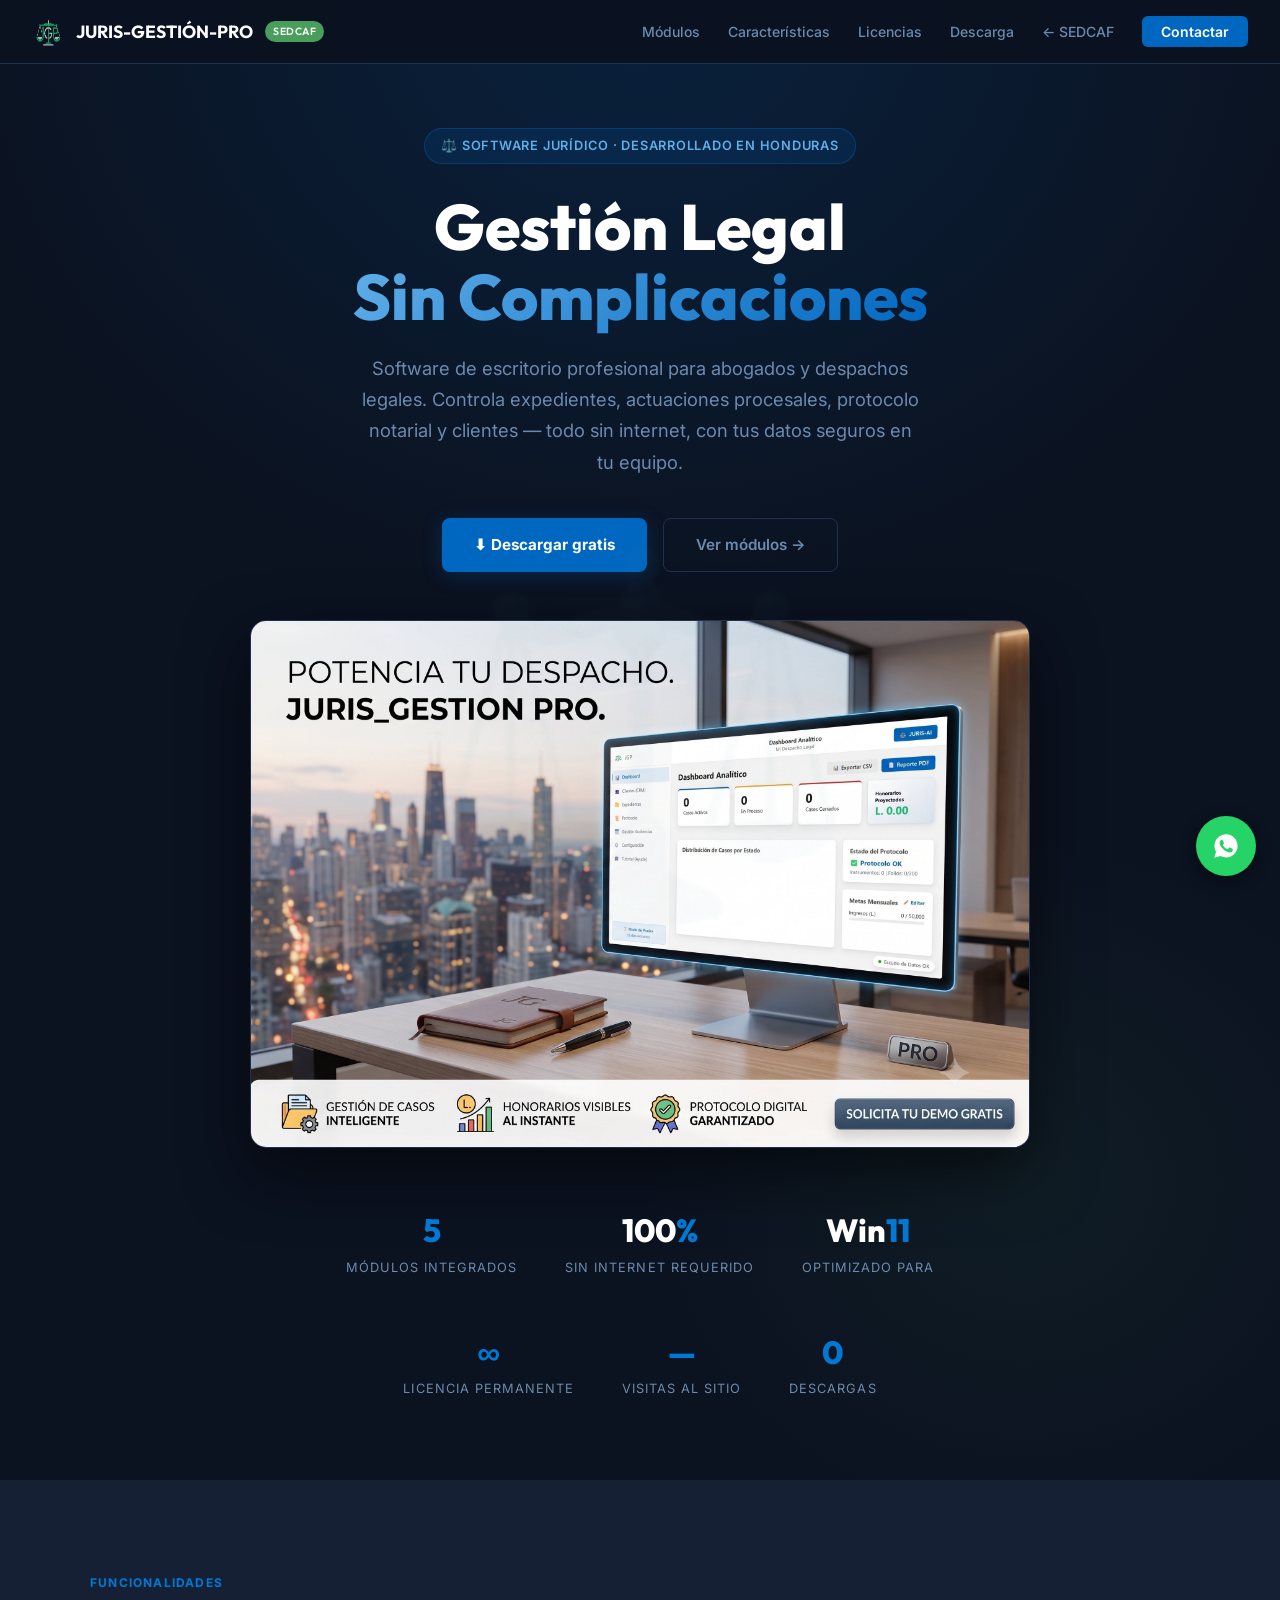
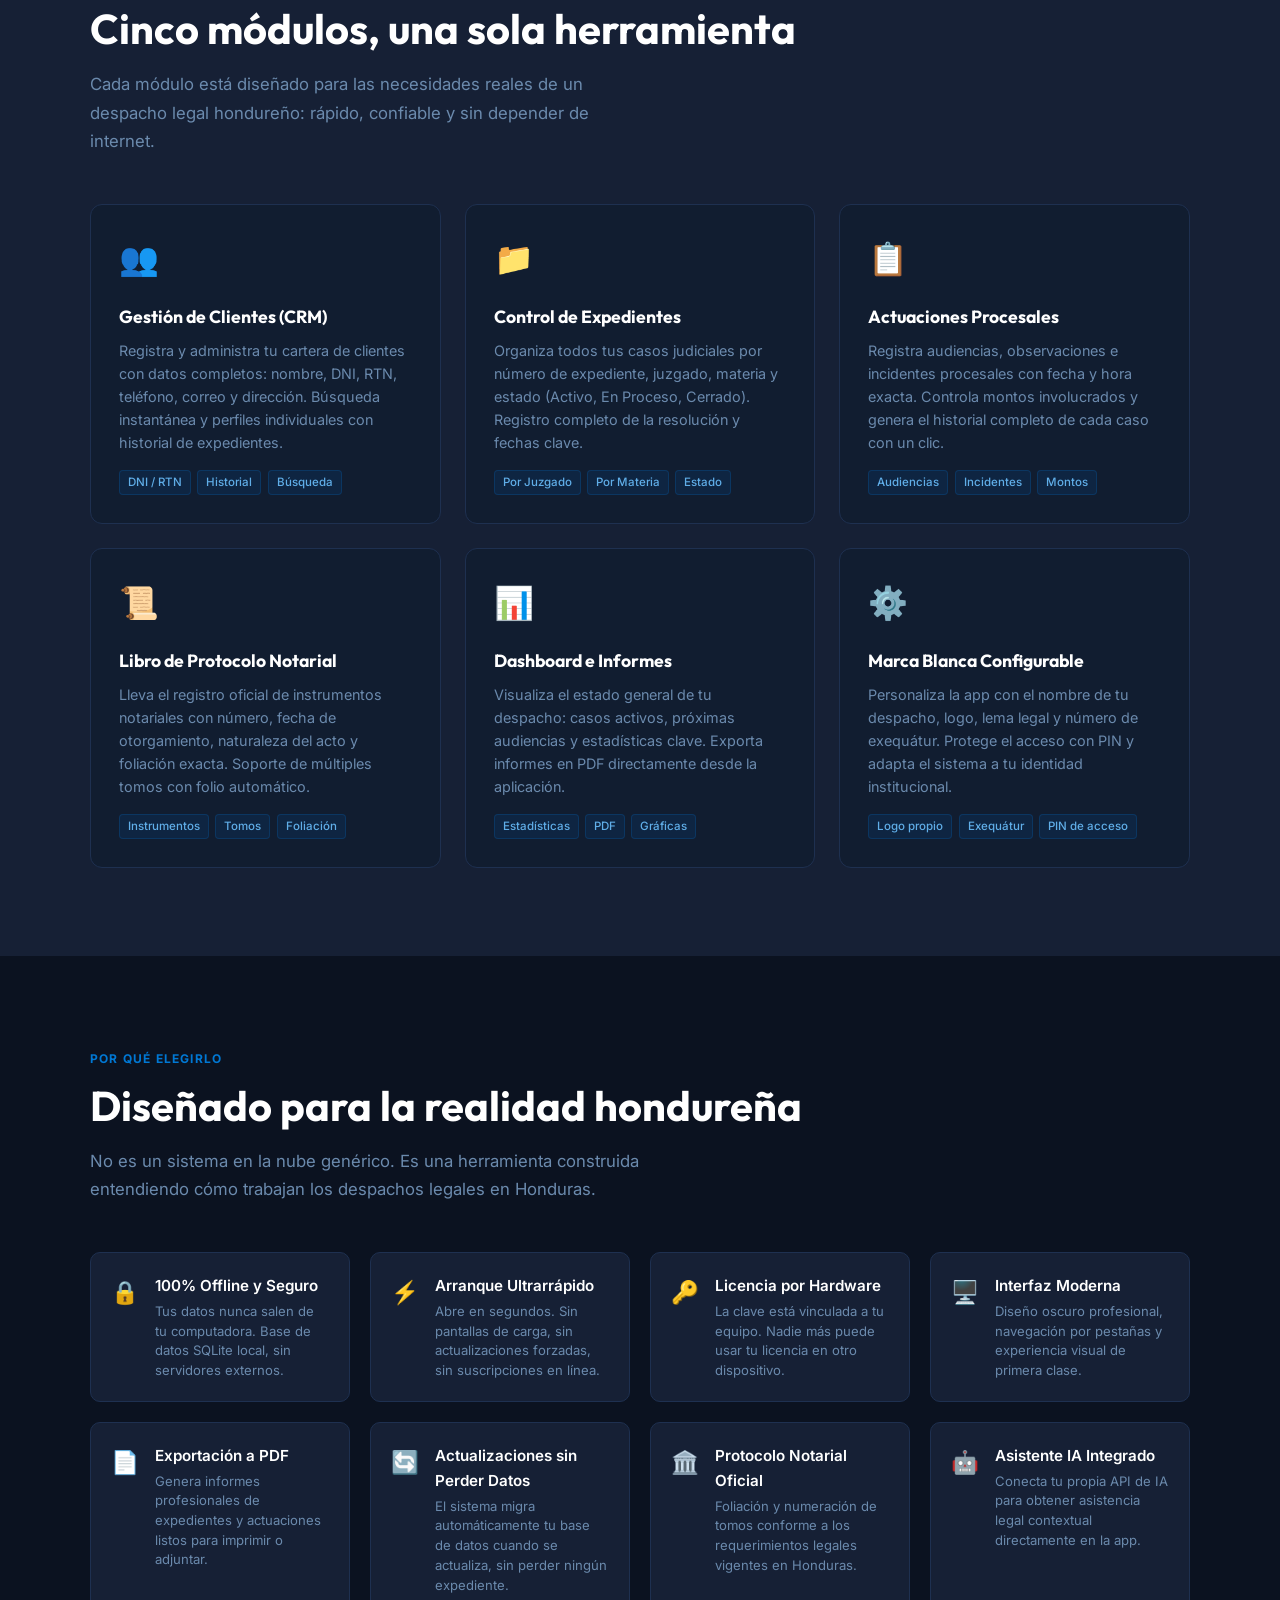
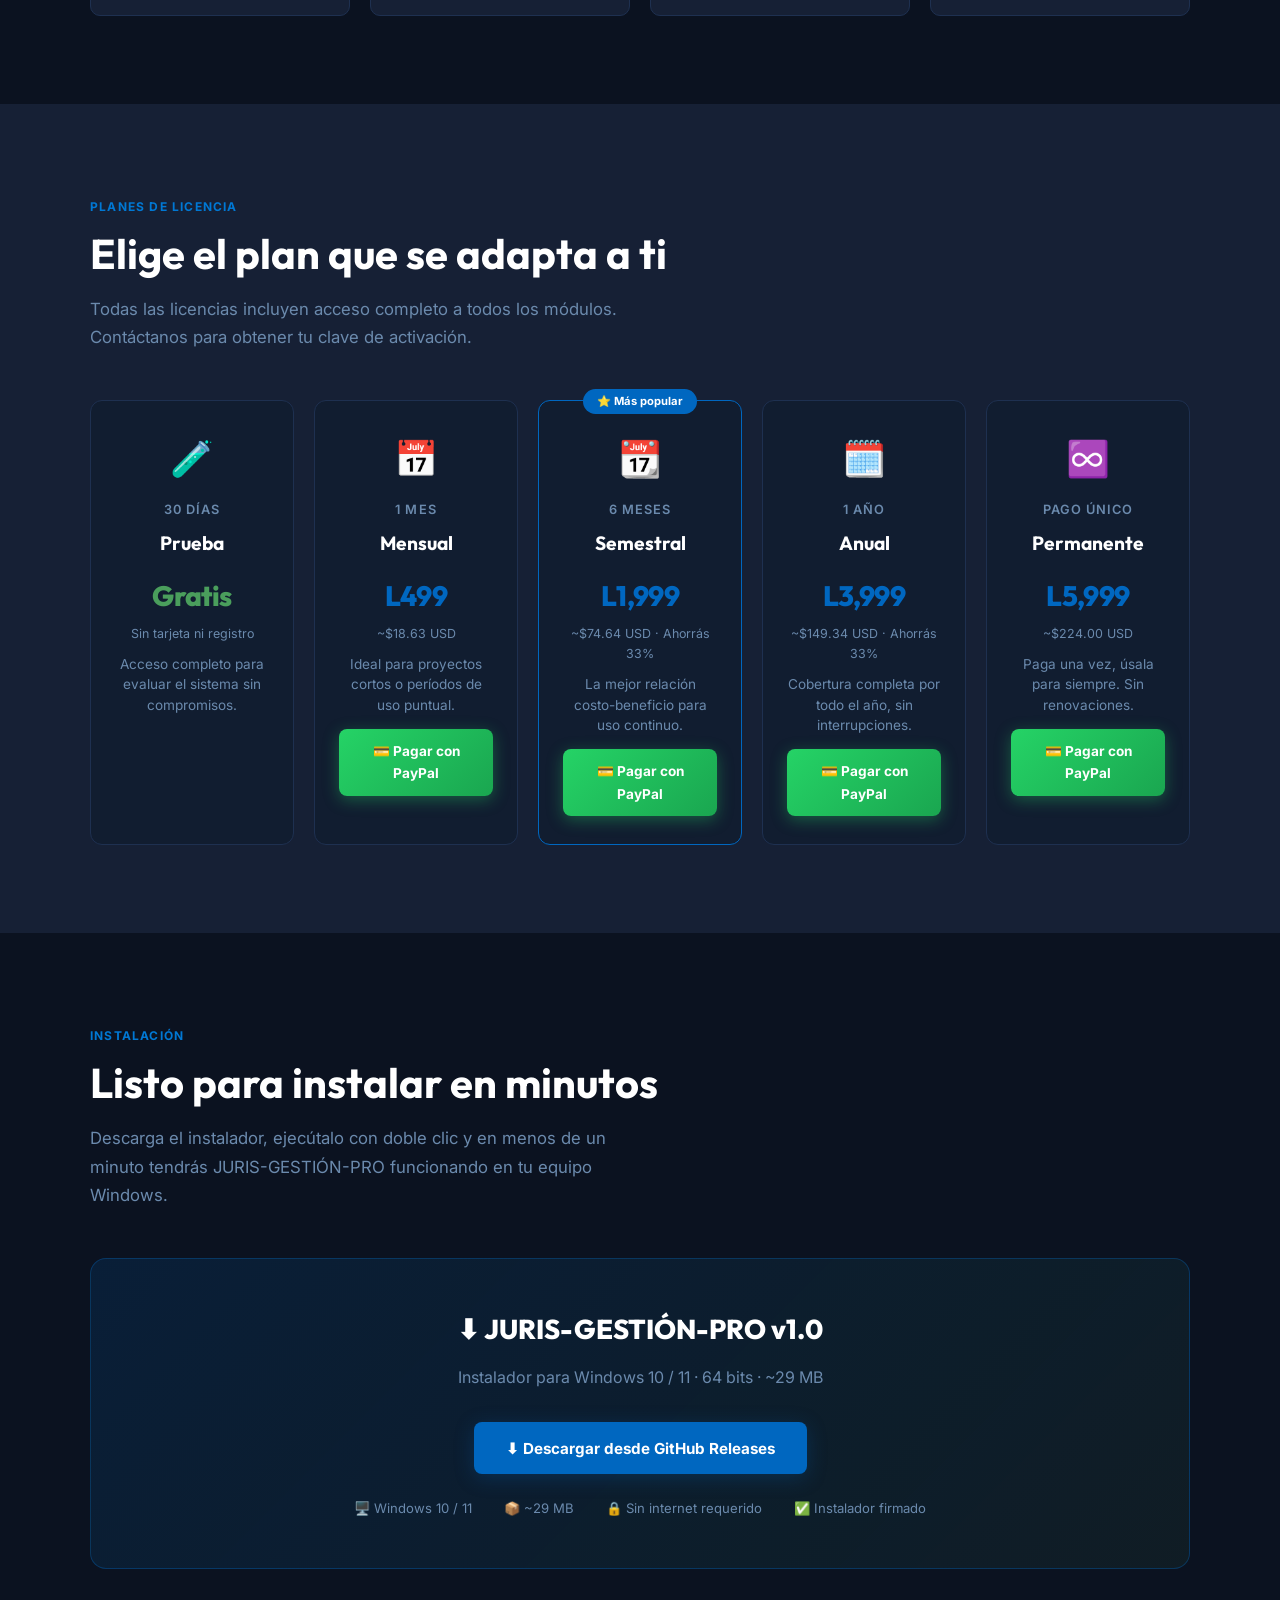
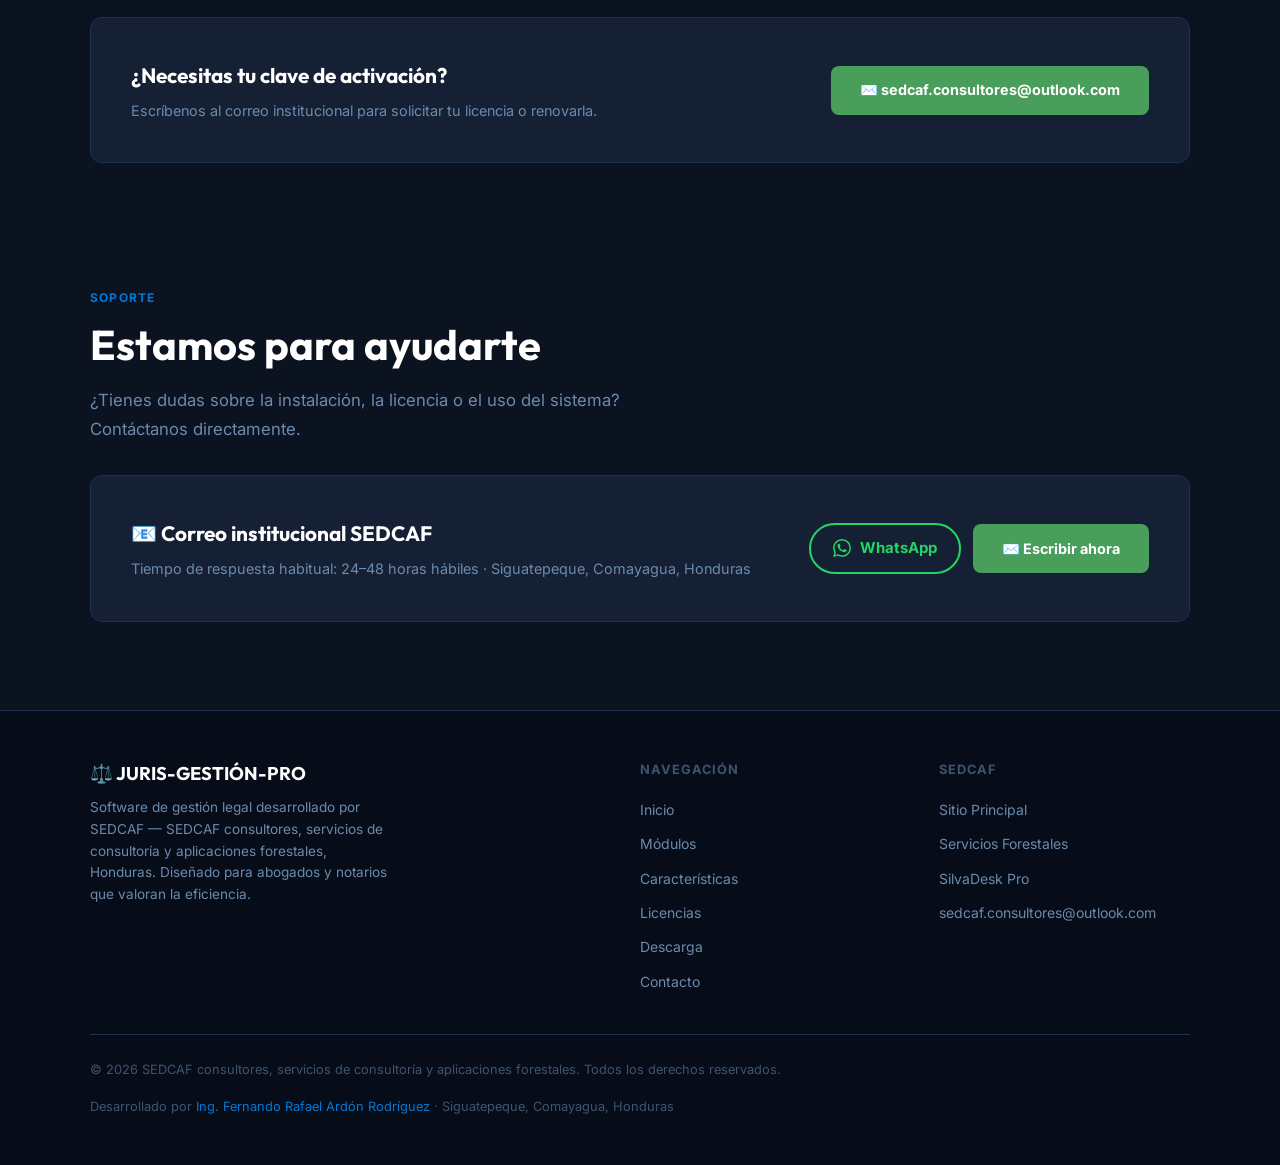
<file: index.html>
<!DOCTYPE html>
<html lang="es">
<head>
  <meta charset="UTF-8" />
  <meta name="viewport" content="width=device-width, initial-scale=1.0" />

  <!-- SEO -->
  <title>JURIS-GESTIÓN-PRO | Software Legal para Abogados · Honduras</title>
  <meta name="description" content="Software de escritorio para gestión de expedientes judiciales, protocolo notarial, actuaciones procesales y control de clientes. Diseñado para abogados y despachos legales en Honduras." />
  <meta name="keywords" content="software legal Honduras, gestión expedientes judiciales, protocolo notarial, despacho legal, SEDCAF, Fer Ardón" />
  <meta name="author" content="Fernando Rafael Ardón Rodríguez – SEDCAF" />

  <!-- Open Graph -->
  <meta property="og:title" content="JURIS-GESTIÓN-PRO · Software Legal Honduras" />
  <meta property="og:description" content="Gestión de expedientes, actuaciones procesales y protocolo notarial. Todo sin internet, en tu computadora." />
  <meta property="og:type" content="website" />
  <meta property="og:url" content="https://ferardon.github.io/JURIS-GESTION-PRO/" />

  <!-- Favicon -->
  <link rel="icon" href="assets/img/logo_sedcaf.png" type="image/png" />

  <!-- Estilos -->
  <link rel="stylesheet" href="assets/css/styles.css" />

  <!-- Google Analytics 4 -->
  <script async src="https://www.googletagmanager.com/gtag/js?id=G-9H7QM0R106"></script>
  <script>
    window.dataLayer = window.dataLayer || [];
    function gtag(){dataLayer.push(arguments);}
    gtag('js', new Date());
    gtag('config', 'G-9H7QM0R106');
  </script>
</head>
<body>

  <!-- ═══════════════════════════════════════════════
       NAVBAR
  ══════════════════════════════════════════════════ -->
  <nav class="navbar" role="navigation" aria-label="Navegación principal">
    <div class="navbar-brand">
      <img src="assets/img/logo_sedcaf.png"
           alt="Logo SEDCAF"
           width="32" height="32"
           style="border-radius:6px;" />
      JURIS-GESTIÓN-PRO
      <span class="badge-sedcaf">SEDCAF</span>
    </div>

    <ul class="navbar-links">
      <li><a href="#modulos">Módulos</a></li>
      <li><a href="#caracteristicas">Características</a></li>
      <li><a href="#licencias">Licencias</a></li>
      <li><a href="#descarga">Descarga</a></li>
      <li><a href="https://ferardon.github.io/sedcaf/" target="_blank">← SEDCAF</a></li>
      <li><a href="#contacto" class="btn-nav" id="btn-contacto-nav">Contactar</a></li>
    </ul>
  </nav>

  <!-- ═══════════════════════════════════════════════
       HERO
  ══════════════════════════════════════════════════ -->
  <header id="inicio" class="hero">
    <div class="hero-content">
      <div class="hero-badge">
        ⚖️ Software Jurídico · Desarrollado en Honduras
      </div>

      <h1>
        Gestión Legal<br />
        <span>Sin Complicaciones</span>
      </h1>

      <p class="hero-sub">
        Software de escritorio profesional para abogados y despachos legales.
        Controla expedientes, actuaciones procesales, protocolo notarial y
        clientes — todo sin internet, con tus datos seguros en tu equipo.
      </p>

      <div class="hero-actions">
        <a href="#descarga" class="btn-primary" id="btn-descarga-hero">
          ⬇ Descargar gratis
        </a>
        <a href="#modulos" class="btn-secondary" id="btn-modulos-hero">
          Ver módulos →
        </a>
      </div>

      <div class="hero-mockup">
        <img src="assets/img/hero_mockup.jpg"
             alt="JURIS-GESTIÓN-PRO — Dashboard en pantalla"
             loading="lazy" />
      </div>

      <div class="hero-stats">
        <div class="stat">
          <div class="stat-num"><span>5</span></div>
          <div class="stat-lbl">Módulos integrados</div>
        </div>
        <div class="stat">
          <div class="stat-num">100<span>%</span></div>
          <div class="stat-lbl">Sin internet requerido</div>
        </div>
        <div class="stat">
          <div class="stat-num">Win<span>11</span></div>
          <div class="stat-lbl">Optimizado para</div>
        </div>
        <div class="stat">
          <div class="stat-num"><span>∞</span></div>
          <div class="stat-lbl">Licencia permanente</div>
        </div>
        <div class="stat">
          <div class="stat-num"><span id="counter-visitas">—</span></div>
          <div class="stat-lbl">Visitas al sitio</div>
        </div>
        <div class="stat">
          <div class="stat-num"><span id="counter-descargas">—</span></div>
          <div class="stat-lbl">Descargas</div>
        </div>
      </div>
    </div>
  </header>

  <!-- ═══════════════════════════════════════════════
       MÓDULOS
  ══════════════════════════════════════════════════ -->
  <section id="modulos">
    <div class="container">
      <p class="section-label">Funcionalidades</p>
      <h2 class="section-title">Cinco módulos, una sola herramienta</h2>
      <p class="section-sub">
        Cada módulo está diseñado para las necesidades reales de un despacho
        legal hondureño: rápido, confiable y sin depender de internet.
      </p>

      <div class="modulos-grid">

        <!-- Clientes -->
        <div class="modulo-card">
          <div class="modulo-icon">👥</div>
          <h3>Gestión de Clientes (CRM)</h3>
          <p>
            Registra y administra tu cartera de clientes con datos completos:
            nombre, DNI, RTN, teléfono, correo y dirección. Búsqueda
            instantánea y perfiles individuales con historial de expedientes.
          </p>
          <div class="modulo-tags">
            <span class="modulo-tag">DNI / RTN</span>
            <span class="modulo-tag">Historial</span>
            <span class="modulo-tag">Búsqueda</span>
          </div>
        </div>

        <!-- Expedientes -->
        <div class="modulo-card">
          <div class="modulo-icon">📁</div>
          <h3>Control de Expedientes</h3>
          <p>
            Organiza todos tus casos judiciales por número de expediente,
            juzgado, materia y estado (Activo, En Proceso, Cerrado).
            Registro completo de la resolución y fechas clave.
          </p>
          <div class="modulo-tags">
            <span class="modulo-tag">Por Juzgado</span>
            <span class="modulo-tag">Por Materia</span>
            <span class="modulo-tag">Estado</span>
          </div>
        </div>

        <!-- Actuaciones -->
        <div class="modulo-card">
          <div class="modulo-icon">📋</div>
          <h3>Actuaciones Procesales</h3>
          <p>
            Registra audiencias, observaciones e incidentes procesales con
            fecha y hora exacta. Controla montos involucrados y genera el
            historial completo de cada caso con un clic.
          </p>
          <div class="modulo-tags">
            <span class="modulo-tag">Audiencias</span>
            <span class="modulo-tag">Incidentes</span>
            <span class="modulo-tag">Montos</span>
          </div>
        </div>

        <!-- Protocolo -->
        <div class="modulo-card">
          <div class="modulo-icon">📜</div>
          <h3>Libro de Protocolo Notarial</h3>
          <p>
            Lleva el registro oficial de instrumentos notariales con número,
            fecha de otorgamiento, naturaleza del acto y foliación exacta.
            Soporte de múltiples tomos con folio automático.
          </p>
          <div class="modulo-tags">
            <span class="modulo-tag">Instrumentos</span>
            <span class="modulo-tag">Tomos</span>
            <span class="modulo-tag">Foliación</span>
          </div>
        </div>

        <!-- Dashboard -->
        <div class="modulo-card">
          <div class="modulo-icon">📊</div>
          <h3>Dashboard e Informes</h3>
          <p>
            Visualiza el estado general de tu despacho: casos activos,
            próximas audiencias y estadísticas clave. Exporta informes
            en PDF directamente desde la aplicación.
          </p>
          <div class="modulo-tags">
            <span class="modulo-tag">Estadísticas</span>
            <span class="modulo-tag">PDF</span>
            <span class="modulo-tag">Gráficas</span>
          </div>
        </div>

        <!-- Configuración -->
        <div class="modulo-card">
          <div class="modulo-icon">⚙️</div>
          <h3>Marca Blanca Configurable</h3>
          <p>
            Personaliza la app con el nombre de tu despacho, logo, lema legal
            y número de exequátur. Protege el acceso con PIN y adapta el
            sistema a tu identidad institucional.
          </p>
          <div class="modulo-tags">
            <span class="modulo-tag">Logo propio</span>
            <span class="modulo-tag">Exequátur</span>
            <span class="modulo-tag">PIN de acceso</span>
          </div>
        </div>

      </div>
    </div>
  </section>

  <!-- ═══════════════════════════════════════════════
       CARACTERÍSTICAS
  ══════════════════════════════════════════════════ -->
  <section id="caracteristicas">
    <div class="container">
      <p class="section-label">Por qué elegirlo</p>
      <h2 class="section-title">Diseñado para la realidad hondureña</h2>
      <p class="section-sub">
        No es un sistema en la nube genérico. Es una herramienta construida
        entendiendo cómo trabajan los despachos legales en Honduras.
      </p>

      <div class="features-grid">

        <div class="feature-item">
          <span class="feature-icon">🔒</span>
          <div>
            <h4>100% Offline y Seguro</h4>
            <p>Tus datos nunca salen de tu computadora. Base de datos SQLite local, sin servidores externos.</p>
          </div>
        </div>

        <div class="feature-item">
          <span class="feature-icon">⚡</span>
          <div>
            <h4>Arranque Ultrarrápido</h4>
            <p>Abre en segundos. Sin pantallas de carga, sin actualizaciones forzadas, sin suscripciones en línea.</p>
          </div>
        </div>

        <div class="feature-item">
          <span class="feature-icon">🔑</span>
          <div>
            <h4>Licencia por Hardware</h4>
            <p>La clave está vinculada a tu equipo. Nadie más puede usar tu licencia en otro dispositivo.</p>
          </div>
        </div>

        <div class="feature-item">
          <span class="feature-icon">🖥️</span>
          <div>
            <h4>Interfaz Moderna</h4>
            <p>Diseño oscuro profesional, navegación por pestañas y experiencia visual de primera clase.</p>
          </div>
        </div>

        <div class="feature-item">
          <span class="feature-icon">📄</span>
          <div>
            <h4>Exportación a PDF</h4>
            <p>Genera informes profesionales de expedientes y actuaciones listos para imprimir o adjuntar.</p>
          </div>
        </div>

        <div class="feature-item">
          <span class="feature-icon">🔄</span>
          <div>
            <h4>Actualizaciones sin Perder Datos</h4>
            <p>El sistema migra automáticamente tu base de datos cuando se actualiza, sin perder ningún expediente.</p>
          </div>
        </div>

        <div class="feature-item">
          <span class="feature-icon">🏛️</span>
          <div>
            <h4>Protocolo Notarial Oficial</h4>
            <p>Foliación y numeración de tomos conforme a los requerimientos legales vigentes en Honduras.</p>
          </div>
        </div>

        <div class="feature-item">
          <span class="feature-icon">🤖</span>
          <div>
            <h4>Asistente IA Integrado</h4>
            <p>Conecta tu propia API de IA para obtener asistencia legal contextual directamente en la app.</p>
          </div>
        </div>

      </div>
    </div>
  </section>

  <!-- ═══════════════════════════════════════════════
       LICENCIAS
  ══════════════════════════════════════════════════ -->
  <section id="licencias">
    <div class="container">
      <p class="section-label">Planes de Licencia</p>
      <h2 class="section-title">Elige el plan que se adapta a ti</h2>
      <p class="section-sub">
        Todas las licencias incluyen acceso completo a todos los módulos.
        Contáctanos para obtener tu clave de activación.
      </p>

      <div class="licencias-grid">

        <div class="licencia-card">
          <div class="lic-icono">🧪</div>
          <div class="lic-periodo">30 días</div>
          <div class="lic-nombre">Prueba</div>
          <div class="lic-precio gratis">Gratis</div>
          <div class="lic-usd">Sin tarjeta ni registro</div>
          <div class="lic-desc">Acceso completo para evaluar el sistema sin compromisos.</div>
        </div>

        <div class="licencia-card">
          <div class="lic-icono">📅</div>
          <div class="lic-periodo">1 mes</div>
          <div class="lic-nombre">Mensual</div>
          <div class="lic-precio">L499</div>
          <div class="lic-usd">~$18.63 USD</div>
          <div class="lic-desc">Ideal para proyectos cortos o períodos de uso puntual.</div>
          <a href="https://www.paypal.com/ncp/payment/KVSW9XR687P4S" target="_blank" rel="noopener" class="btn-pay">💳 Pagar con PayPal</a>
        </div>

        <div class="licencia-card destacado">
          <div class="lic-icono">📆</div>
          <div class="lic-periodo">6 meses</div>
          <div class="lic-nombre">Semestral</div>
          <div class="lic-precio">L1,999</div>
          <div class="lic-usd">~$74.64 USD · Ahorrás 33%</div>
          <div class="lic-desc">La mejor relación costo-beneficio para uso continuo.</div>
          <a href="https://www.paypal.com/ncp/payment/S7SCBH6C7X9J2" target="_blank" rel="noopener" class="btn-pay">💳 Pagar con PayPal</a>
        </div>

        <div class="licencia-card">
          <div class="lic-icono">🗓️</div>
          <div class="lic-periodo">1 año</div>
          <div class="lic-nombre">Anual</div>
          <div class="lic-precio">L3,999</div>
          <div class="lic-usd">~$149.34 USD · Ahorrás 33%</div>
          <div class="lic-desc">Cobertura completa por todo el año, sin interrupciones.</div>
          <a href="https://www.paypal.com/ncp/payment/XD6RYZ93FH4N8" target="_blank" rel="noopener" class="btn-pay">💳 Pagar con PayPal</a>
        </div>

        <div class="licencia-card">
          <div class="lic-icono">♾️</div>
          <div class="lic-periodo">Pago único</div>
          <div class="lic-nombre">Permanente</div>
          <div class="lic-precio">L5,999</div>
          <div class="lic-usd">~$224.00 USD</div>
          <div class="lic-desc">Paga una vez, úsala para siempre. Sin renovaciones.</div>
          <a href="https://www.paypal.com/ncp/payment/43N3CSRZD2PHL" target="_blank" rel="noopener" class="btn-pay">💳 Pagar con PayPal</a>
        </div>

      </div>
    </div>
  </section>

  <!-- ═══════════════════════════════════════════════
       DESCARGA
  ══════════════════════════════════════════════════ -->
  <section id="descarga">
    <div class="container">
      <p class="section-label">Instalación</p>
      <h2 class="section-title">Listo para instalar en minutos</h2>
      <p class="section-sub">
        Descarga el instalador, ejecútalo con doble clic y en menos de un minuto
        tendrás JURIS-GESTIÓN-PRO funcionando en tu equipo Windows.
      </p>

      <div class="download-box">
        <h3>⬇ JURIS-GESTIÓN-PRO v1.0</h3>
        <p>Instalador para Windows 10 / 11 · 64 bits · ~29 MB</p>

        <a href="https://github.com/FerArdon/JURIS-GESTION-PRO/releases/latest"
           class="btn-primary"
           id="btn-descarga-releases"
           target="_blank"
           onclick="gtag('event','download_click',{product:'JURIS-GESTION-PRO'})">
          ⬇ Descargar desde GitHub Releases
        </a>

        <div class="download-meta">
          <span>🖥️ Windows 10 / 11</span>
          <span>📦 ~29 MB</span>
          <span>🔒 Sin internet requerido</span>
          <span>✅ Instalador firmado</span>
        </div>
      </div>

      <div class="contacto-box">
        <div>
          <h3>¿Necesitas tu clave de activación?</h3>
          <p>Escríbenos al correo institucional para solicitar tu licencia o renovarla.</p>
        </div>
        <a href="mailto:sedcaf.consultores@outlook.com?subject=Solicitud%20Licencia%20JURIS-GESTI%C3%93N-PRO"
           class="btn-green"
           id="btn-email-licencia">
          ✉️ sedcaf.consultores@outlook.com
        </a>
      </div>
    </div>
  </section>

  <!-- ═══════════════════════════════════════════════
       CONTACTO
  ══════════════════════════════════════════════════ -->
  <section id="contacto" style="padding-top: 2rem; padding-bottom: 5.5rem;">
    <div class="container">
      <p class="section-label">Soporte</p>
      <h2 class="section-title">Estamos para ayudarte</h2>
      <p class="section-sub">
        ¿Tienes dudas sobre la instalación, la licencia o el uso del sistema?
        Contáctanos directamente.
      </p>

      <div class="contacto-box" style="margin-top: 2rem;">
        <div>
          <h3>📧 Correo institucional SEDCAF</h3>
          <p>Tiempo de respuesta habitual: 24–48 horas hábiles · Siguatepeque, Comayagua, Honduras</p>
        </div>
        <div style="display:flex;gap:12px;flex-wrap:wrap;align-items:center;">
          <a href="https://wa.me/50433527444?text=Hola%2C%20quiero%20informaci%C3%B3n%20sobre%20las%20licencias%20de%20JURIS%20Gesti%C3%B3n%20Pro" target="_blank" rel="noopener" id="btn-whatsapp-contacto" style="display:inline-flex;align-items:center;gap:9px;background:transparent;border:2px solid #25D366;color:#25D366;padding:11px 22px;border-radius:999px;font-size:15px;font-weight:700;text-decoration:none;">
            <svg width="18" height="18" viewBox="0 0 24 24" fill="currentColor"><path d="M17.472 14.382c-.297-.149-1.758-.867-2.03-.967-.273-.099-.471-.148-.67.15-.197.297-.767.966-.94 1.164-.173.199-.347.223-.644.075-.297-.15-1.255-.463-2.39-1.475-.883-.788-1.48-1.761-1.653-2.059-.173-.297-.018-.458.13-.606.134-.133.298-.347.446-.52.149-.174.198-.298.298-.497.099-.198.05-.371-.025-.52-.075-.149-.669-1.612-.916-2.207-.242-.579-.487-.5-.669-.51-.173-.008-.371-.01-.57-.01-.198 0-.52.074-.792.372-.272.297-1.04 1.016-1.04 2.479 0 1.462 1.065 2.875 1.213 3.074.149.198 2.096 3.2 5.077 4.487.709.306 1.262.489 1.694.625.712.227 1.36.195 1.871.118.571-.085 1.758-.719 2.006-1.413.248-.694.248-1.289.173-1.413-.074-.124-.272-.198-.57-.347m-5.421 7.403h-.004a9.87 9.87 0 01-5.031-1.378l-.361-.214-3.741.982.998-3.648-.235-.374a9.86 9.86 0 01-1.51-5.26c.001-5.45 4.436-9.884 9.888-9.884 2.64 0 5.122 1.03 6.988 2.898a9.825 9.825 0 012.893 6.994c-.003 5.45-4.437 9.884-9.885 9.884m8.413-18.297A11.815 11.815 0 0012.05 0C5.495 0 .16 5.335.157 11.892c0 2.096.547 4.142 1.588 5.945L.057 24l6.305-1.654a11.882 11.882 0 005.683 1.448h.005c6.554 0 11.89-5.335 11.893-11.893a11.821 11.821 0 00-3.48-8.413Z"/></svg>
            WhatsApp
          </a>
          <a href="mailto:sedcaf.consultores@outlook.com"
             class="btn-green"
             id="btn-email-contacto">
            ✉️ Escribir ahora
          </a>
        </div>
      </div>
    </div>
  </section>

  <!-- ═══════════════════════════════════════════════
       FOOTER
  ══════════════════════════════════════════════════ -->
  <footer>
    <div class="footer-inner">

      <div class="footer-brand">
        <h4>⚖️ JURIS-GESTIÓN-PRO</h4>
        <p>
          Software de gestión legal desarrollado por SEDCAF —
          SEDCAF consultores, servicios de consultoría y aplicaciones forestales, Honduras.
          Diseñado para abogados y notarios que valoran la eficiencia.
        </p>
      </div>

      <div class="footer-col">
        <h5>Navegación</h5>
        <ul>
          <li><a href="#inicio">Inicio</a></li>
          <li><a href="#modulos">Módulos</a></li>
          <li><a href="#caracteristicas">Características</a></li>
          <li><a href="#licencias">Licencias</a></li>
          <li><a href="#descarga">Descarga</a></li>
          <li><a href="#contacto">Contacto</a></li>
        </ul>
      </div>

      <div class="footer-col">
        <h5>SEDCAF</h5>
        <ul>
          <li><a href="https://ferardon.github.io/sedcaf/" target="_blank">Sitio Principal</a></li>
          <li><a href="https://ferardon.github.io/sedcaf/#servicios" target="_blank">Servicios Forestales</a></li>
          <li><a href="https://ferardon.github.io/SilvaDeskPro/" target="_blank">SilvaDesk Pro</a></li>
          <li><a href="mailto:sedcaf.consultores@outlook.com">sedcaf.consultores@outlook.com</a></li>
        </ul>
      </div>

      </div><!-- /.footer-grid -->

      <div class="footer-bottom">
        <p>© 2026 SEDCAF consultores, servicios de consultoría y aplicaciones forestales. Todos los derechos reservados.</p>
        <p>Desarrollado por <a href="https://ferardon.github.io/sedcaf/" target="_blank">Ing. Fernando Rafael Ardón Rodríguez</a> · Siguatepeque, Comayagua, Honduras</p>
      </div>

    </div><!-- /.container -->
  </footer>

  <script>
    /* === Contador de descargas (GitHub Releases API) === */
    fetch('https://api.github.com/repos/FerArdon/JURIS-GESTION-PRO/releases')
      .then(r => r.json())
      .then(releases => {
        const total = releases.reduce((sum, rel) =>
          sum + rel.assets.reduce((s, a) => s + a.download_count, 0), 0);
        document.getElementById('counter-descargas').textContent =
          total > 0 ? total.toLocaleString('es-HN') : '0';
      })
      .catch(() => { document.getElementById('counter-descargas').textContent = '0'; });

    /* === Contador de visitas (abacus) === */
    fetch('https://abacus.jasoncameron.dev/hit/ferardon.github.io-juris/visits')
      .then(r => r.json())
      .then(data => {
        document.getElementById('counter-visitas').textContent =
          data.value ? data.value.toLocaleString('es-HN') : '1';
      })
      .catch(() => { document.getElementById('counter-visitas').textContent = '—'; });
  </script>

  <!-- Botón flotante de WhatsApp -->
  <a href="#" id="waFloatBtn" class="wa-float-btn" target="_blank" rel="noopener" aria-label="Escríbenos por WhatsApp">
    <svg viewBox="0 0 24 24" width="28" height="28" fill="#fff" aria-hidden="true"><path d="M12.04 2C6.58 2 2.13 6.45 2.13 11.91c0 1.75.46 3.48 1.32 5L2 22l5.25-1.38c1.45.79 3.08 1.21 4.79 1.21h.01c5.46 0 9.91-4.45 9.91-9.91 0-2.65-1.03-5.14-2.9-7.01A9.816 9.816 0 0012.04 2zm5.85 14.06c-.24.68-1.4 1.32-1.93 1.4-.5.08-1.11.11-1.79-.11-.41-.13-.94-.31-1.62-.6-2.85-1.23-4.71-4.1-4.85-4.29-.14-.19-1.16-1.55-1.16-2.95 0-1.4.73-2.09 1-2.37.24-.26.53-.32.7-.32.18 0 .35 0 .5.01.16.01.38-.06.6.46.24.55.79 1.9.86 2.04.07.14.11.3.02.49-.09.19-.14.3-.27.46-.14.16-.29.36-.41.48-.14.14-.28.29-.12.57.16.28.71 1.17 1.53 1.9 1.05.94 1.94 1.23 2.22 1.37.28.14.45.12.61-.07.16-.19.7-.81.89-1.09.19-.28.38-.23.63-.14.26.09 1.63.77 1.91.91.28.14.47.21.53.33.07.12.07.68-.17 1.36z"/></svg>
  </a>
  <script>
    // Botón flotante de WhatsApp (número ofuscado)
    (function(){
      var c = [53,48,52,51,51,53,50,55,52,52,52];
      var n = String.fromCharCode.apply(null, c);
      var msg = encodeURIComponent('Hola, quiero información sobre JURIS-GESTIÓN-PRO');
      var b = document.getElementById('waFloatBtn');
      if (b) b.href = 'https://wa.me/' + n + '?text=' + msg;
    })();
  </script>

</body>
</html>
</file>
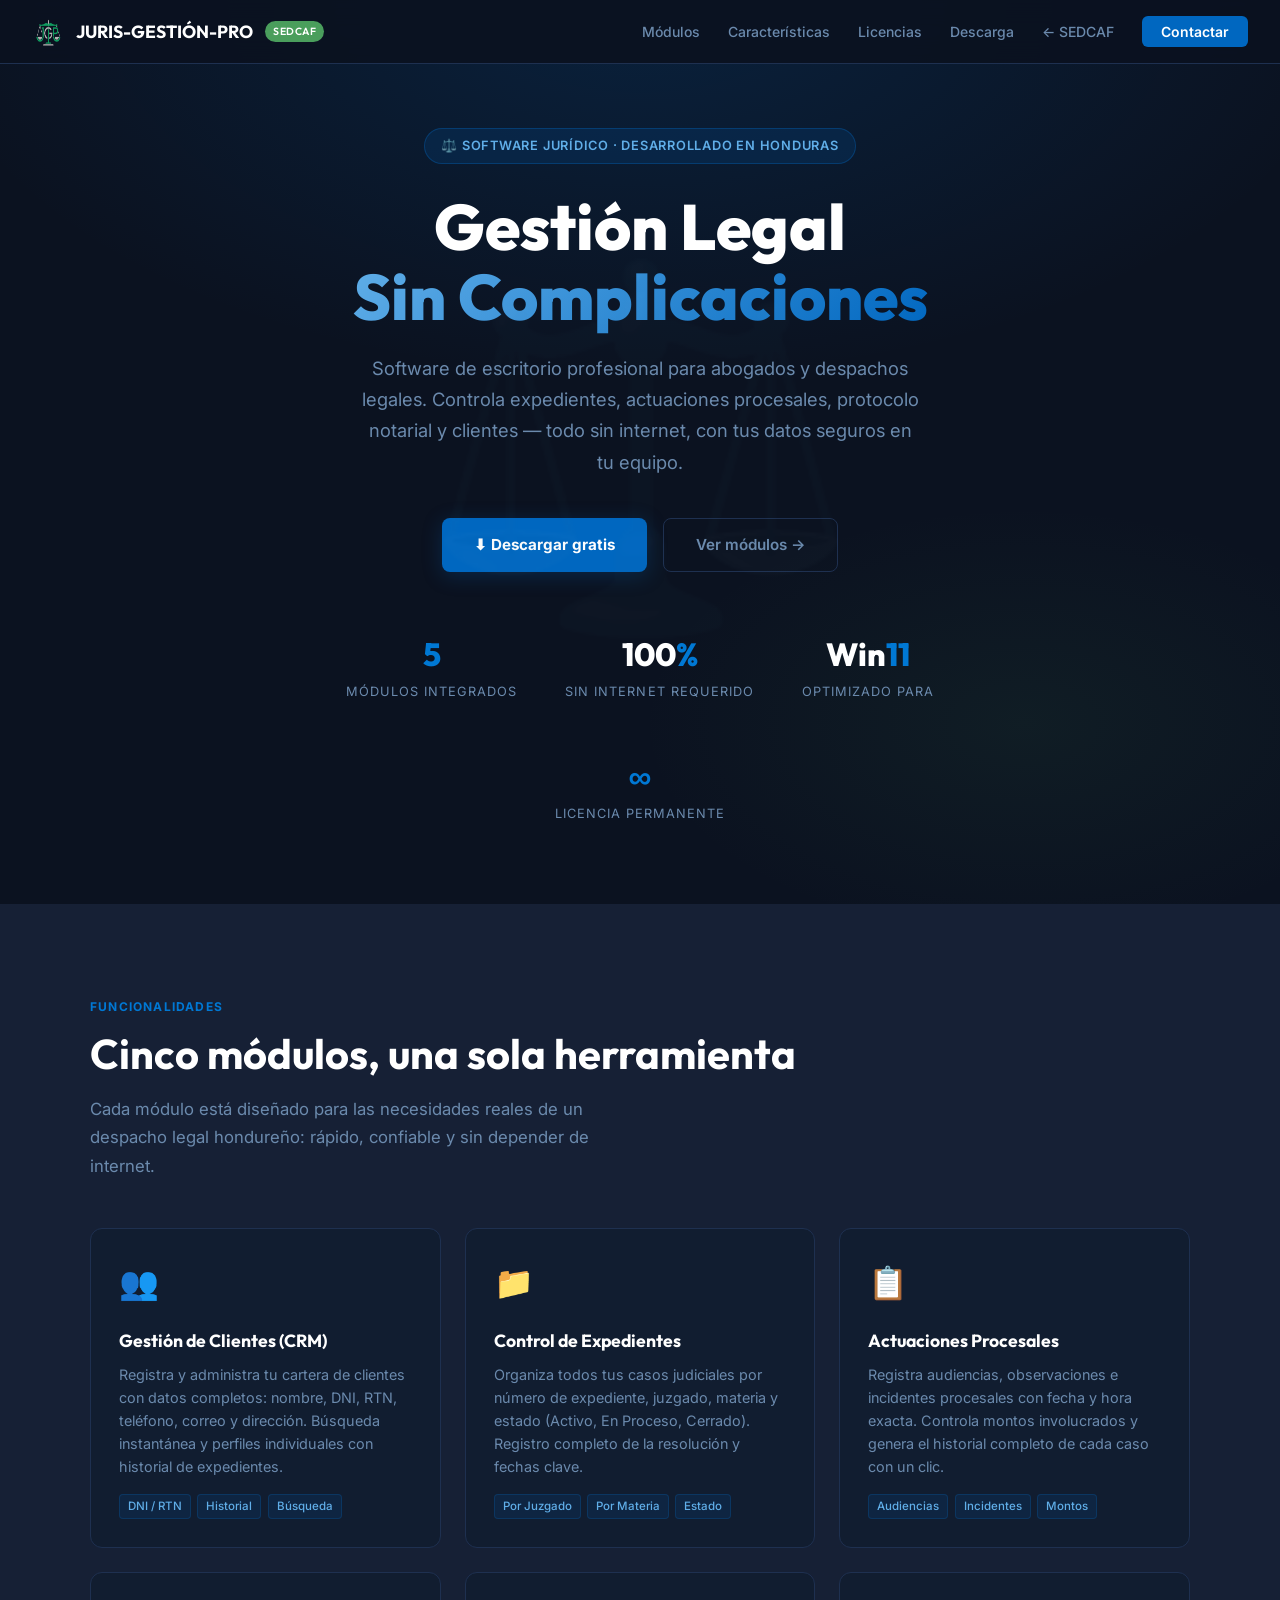
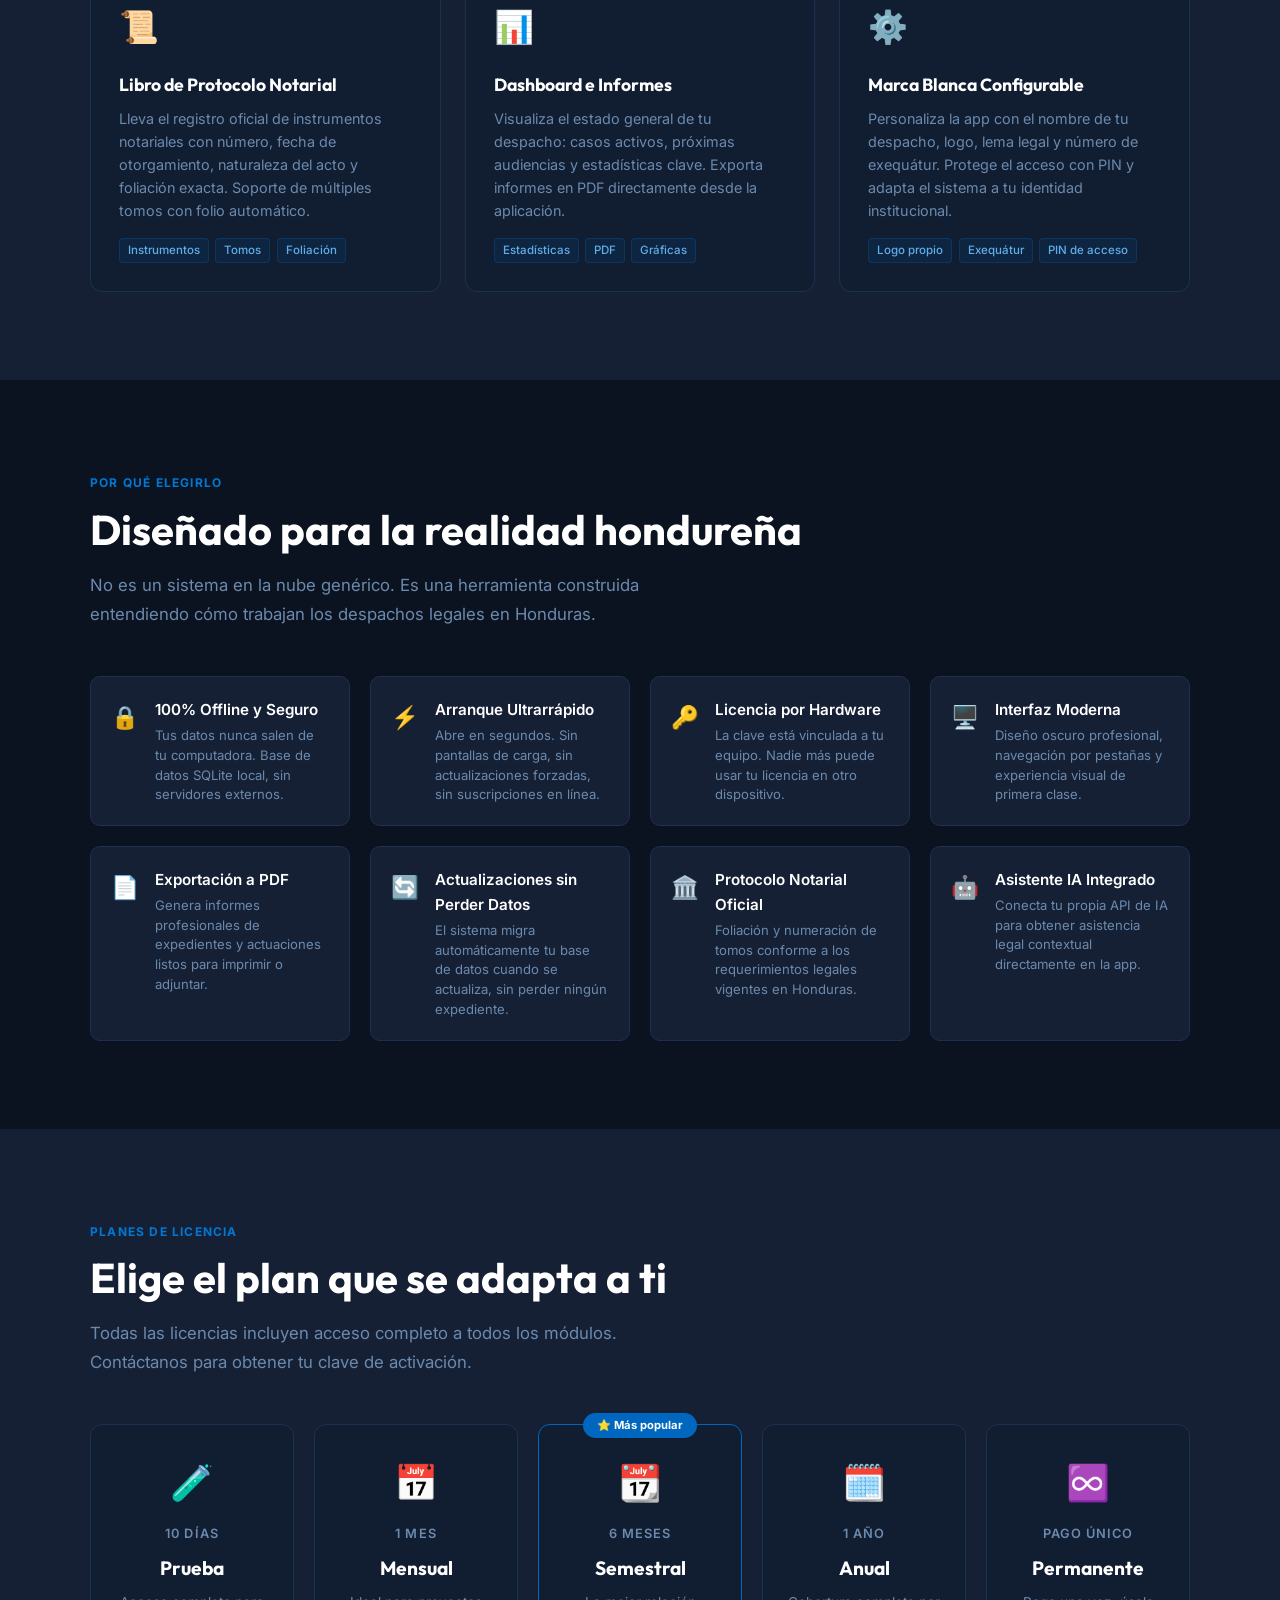
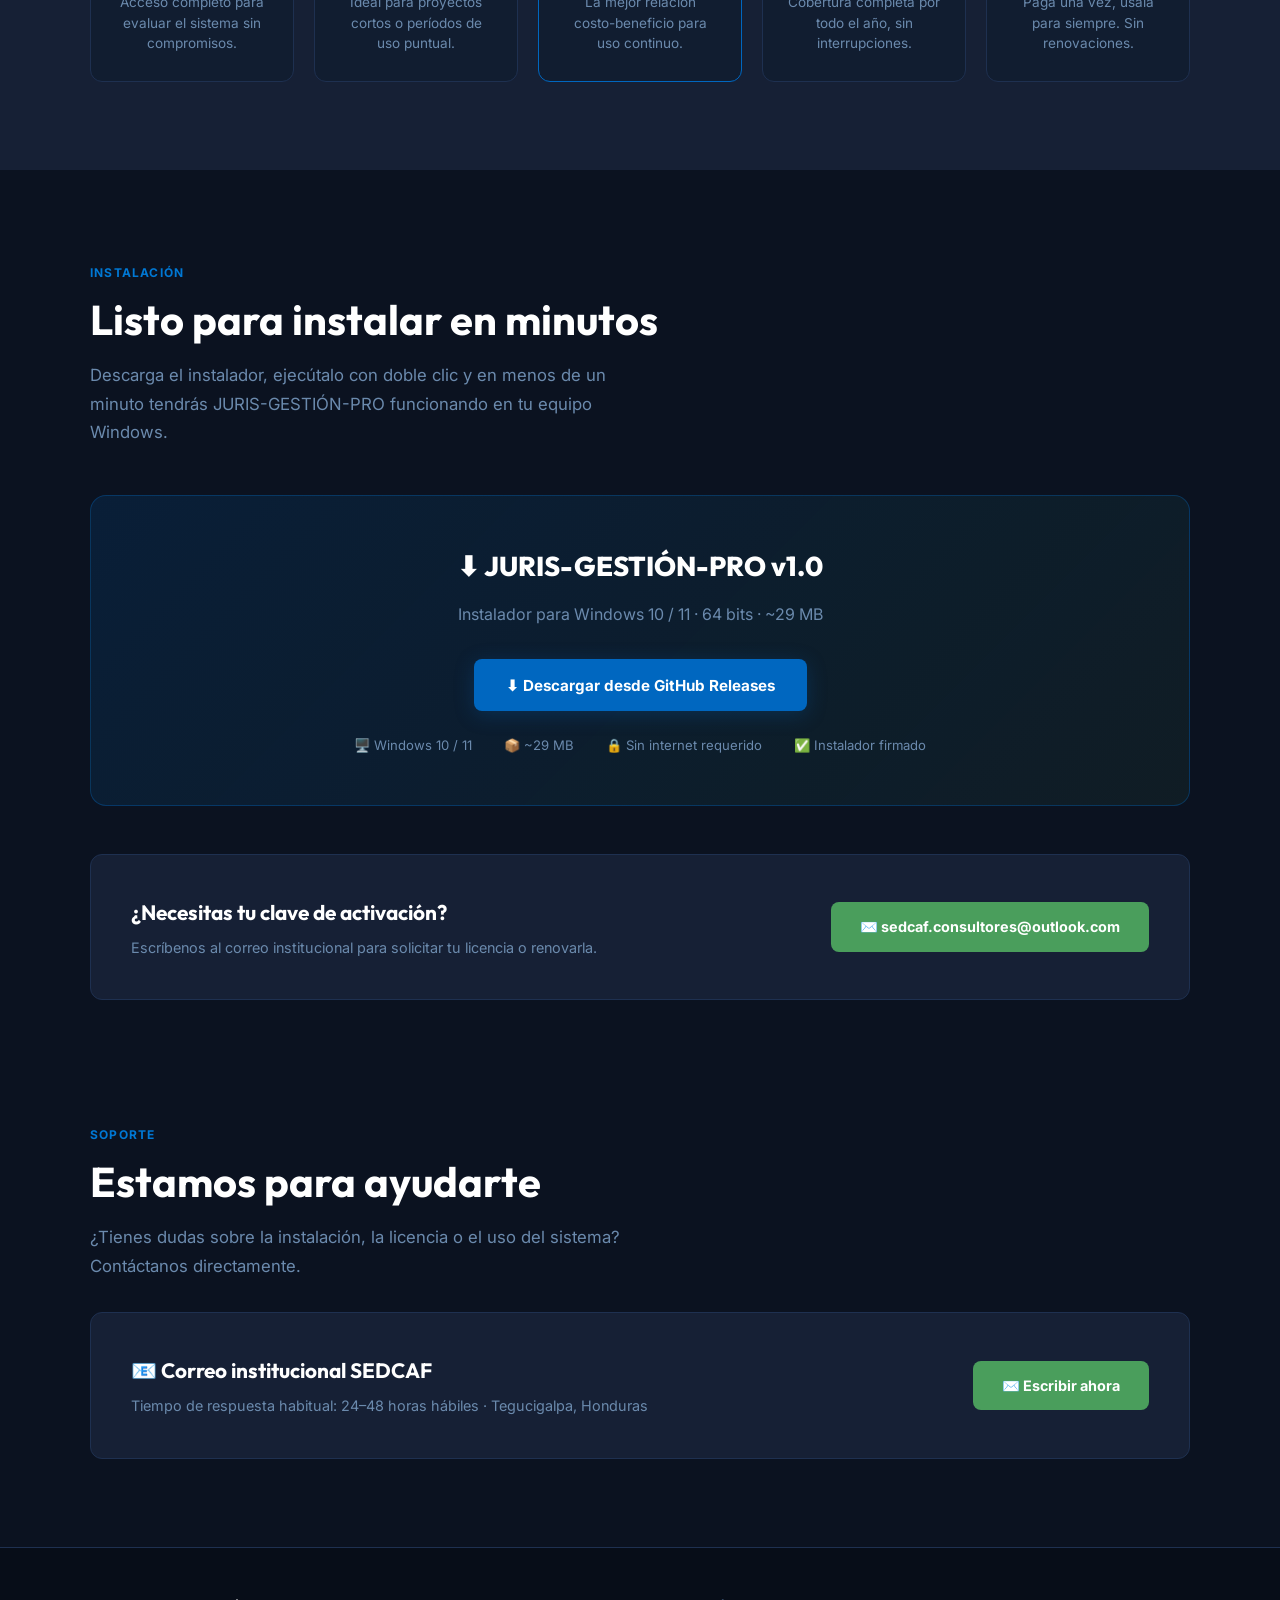
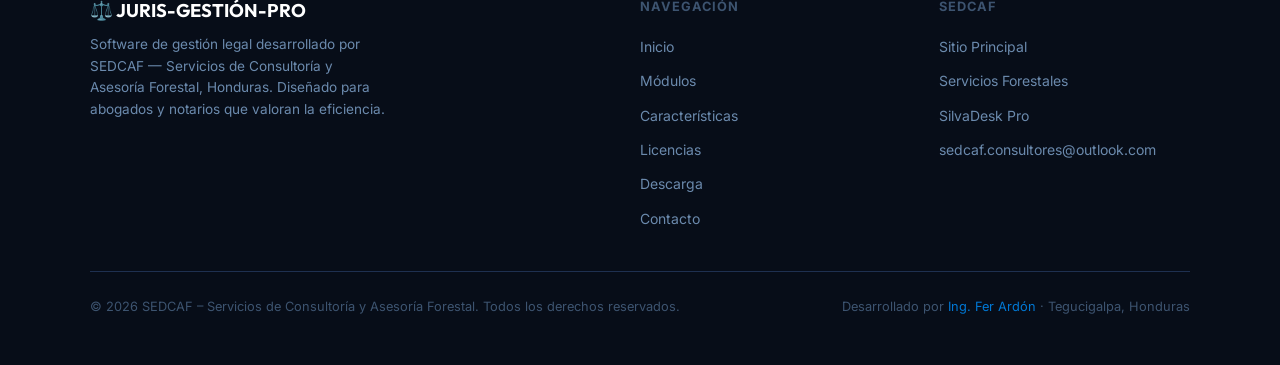
<file: docs/index.html>
<!DOCTYPE html>
<html lang="es">
<head>
  <meta charset="UTF-8" />
  <meta name="viewport" content="width=device-width, initial-scale=1.0" />

  <!-- SEO -->
  <title>JURIS-GESTIÓN-PRO | Software Legal para Abogados · Honduras</title>
  <meta name="description" content="Software de escritorio para gestión de expedientes judiciales, protocolo notarial, actuaciones procesales y control de clientes. Diseñado para abogados y despachos legales en Honduras." />
  <meta name="keywords" content="software legal Honduras, gestión expedientes judiciales, protocolo notarial, despacho legal, SEDCAF, Fer Ardón" />
  <meta name="author" content="Fer Ardón – SEDCAF" />

  <!-- Open Graph -->
  <meta property="og:title" content="JURIS-GESTIÓN-PRO · Software Legal Honduras" />
  <meta property="og:description" content="Gestión de expedientes, actuaciones procesales y protocolo notarial. Todo sin internet, en tu computadora." />
  <meta property="og:type" content="website" />
  <meta property="og:url" content="https://ferardon.github.io/JURIS-GESTION-PRO/" />

  <!-- Favicon -->
  <link rel="icon" href="assets/img/logo_sedcaf.png" type="image/png" />

  <!-- Estilos -->
  <link rel="stylesheet" href="assets/css/styles.css" />
</head>
<body>

  <!-- ═══════════════════════════════════════════════
       NAVBAR
  ══════════════════════════════════════════════════ -->
  <nav class="navbar" role="navigation" aria-label="Navegación principal">
    <div class="navbar-brand">
      <img src="assets/img/logo_sedcaf.png"
           alt="Logo SEDCAF"
           width="32" height="32"
           style="border-radius:6px;" />
      JURIS-GESTIÓN-PRO
      <span class="badge-sedcaf">SEDCAF</span>
    </div>

    <ul class="navbar-links">
      <li><a href="#modulos">Módulos</a></li>
      <li><a href="#caracteristicas">Características</a></li>
      <li><a href="#licencias">Licencias</a></li>
      <li><a href="#descarga">Descarga</a></li>
      <li><a href="https://ferardon.github.io/sedcaf/" target="_blank">← SEDCAF</a></li>
      <li><a href="#contacto" class="btn-nav" id="btn-contacto-nav">Contactar</a></li>
    </ul>
  </nav>

  <!-- ═══════════════════════════════════════════════
       HERO
  ══════════════════════════════════════════════════ -->
  <header id="inicio" class="hero">
    <div class="hero-content">
      <div class="hero-badge">
        ⚖️ Software Jurídico · Desarrollado en Honduras
      </div>

      <h1>
        Gestión Legal<br />
        <span>Sin Complicaciones</span>
      </h1>

      <p class="hero-sub">
        Software de escritorio profesional para abogados y despachos legales.
        Controla expedientes, actuaciones procesales, protocolo notarial y
        clientes — todo sin internet, con tus datos seguros en tu equipo.
      </p>

      <div class="hero-actions">
        <a href="#descarga" class="btn-primary" id="btn-descarga-hero">
          ⬇ Descargar gratis
        </a>
        <a href="#modulos" class="btn-secondary" id="btn-modulos-hero">
          Ver módulos →
        </a>
      </div>

      <div class="hero-stats">
        <div class="stat">
          <div class="stat-num"><span>5</span></div>
          <div class="stat-lbl">Módulos integrados</div>
        </div>
        <div class="stat">
          <div class="stat-num">100<span>%</span></div>
          <div class="stat-lbl">Sin internet requerido</div>
        </div>
        <div class="stat">
          <div class="stat-num">Win<span>11</span></div>
          <div class="stat-lbl">Optimizado para</div>
        </div>
        <div class="stat">
          <div class="stat-num"><span>∞</span></div>
          <div class="stat-lbl">Licencia permanente</div>
        </div>
      </div>
    </div>
  </header>

  <!-- ═══════════════════════════════════════════════
       MÓDULOS
  ══════════════════════════════════════════════════ -->
  <section id="modulos">
    <div class="container">
      <p class="section-label">Funcionalidades</p>
      <h2 class="section-title">Cinco módulos, una sola herramienta</h2>
      <p class="section-sub">
        Cada módulo está diseñado para las necesidades reales de un despacho
        legal hondureño: rápido, confiable y sin depender de internet.
      </p>

      <div class="modulos-grid">

        <!-- Clientes -->
        <div class="modulo-card">
          <div class="modulo-icon">👥</div>
          <h3>Gestión de Clientes (CRM)</h3>
          <p>
            Registra y administra tu cartera de clientes con datos completos:
            nombre, DNI, RTN, teléfono, correo y dirección. Búsqueda
            instantánea y perfiles individuales con historial de expedientes.
          </p>
          <div class="modulo-tags">
            <span class="modulo-tag">DNI / RTN</span>
            <span class="modulo-tag">Historial</span>
            <span class="modulo-tag">Búsqueda</span>
          </div>
        </div>

        <!-- Expedientes -->
        <div class="modulo-card">
          <div class="modulo-icon">📁</div>
          <h3>Control de Expedientes</h3>
          <p>
            Organiza todos tus casos judiciales por número de expediente,
            juzgado, materia y estado (Activo, En Proceso, Cerrado).
            Registro completo de la resolución y fechas clave.
          </p>
          <div class="modulo-tags">
            <span class="modulo-tag">Por Juzgado</span>
            <span class="modulo-tag">Por Materia</span>
            <span class="modulo-tag">Estado</span>
          </div>
        </div>

        <!-- Actuaciones -->
        <div class="modulo-card">
          <div class="modulo-icon">📋</div>
          <h3>Actuaciones Procesales</h3>
          <p>
            Registra audiencias, observaciones e incidentes procesales con
            fecha y hora exacta. Controla montos involucrados y genera el
            historial completo de cada caso con un clic.
          </p>
          <div class="modulo-tags">
            <span class="modulo-tag">Audiencias</span>
            <span class="modulo-tag">Incidentes</span>
            <span class="modulo-tag">Montos</span>
          </div>
        </div>

        <!-- Protocolo -->
        <div class="modulo-card">
          <div class="modulo-icon">📜</div>
          <h3>Libro de Protocolo Notarial</h3>
          <p>
            Lleva el registro oficial de instrumentos notariales con número,
            fecha de otorgamiento, naturaleza del acto y foliación exacta.
            Soporte de múltiples tomos con folio automático.
          </p>
          <div class="modulo-tags">
            <span class="modulo-tag">Instrumentos</span>
            <span class="modulo-tag">Tomos</span>
            <span class="modulo-tag">Foliación</span>
          </div>
        </div>

        <!-- Dashboard -->
        <div class="modulo-card">
          <div class="modulo-icon">📊</div>
          <h3>Dashboard e Informes</h3>
          <p>
            Visualiza el estado general de tu despacho: casos activos,
            próximas audiencias y estadísticas clave. Exporta informes
            en PDF directamente desde la aplicación.
          </p>
          <div class="modulo-tags">
            <span class="modulo-tag">Estadísticas</span>
            <span class="modulo-tag">PDF</span>
            <span class="modulo-tag">Gráficas</span>
          </div>
        </div>

        <!-- Configuración -->
        <div class="modulo-card">
          <div class="modulo-icon">⚙️</div>
          <h3>Marca Blanca Configurable</h3>
          <p>
            Personaliza la app con el nombre de tu despacho, logo, lema legal
            y número de exequátur. Protege el acceso con PIN y adapta el
            sistema a tu identidad institucional.
          </p>
          <div class="modulo-tags">
            <span class="modulo-tag">Logo propio</span>
            <span class="modulo-tag">Exequátur</span>
            <span class="modulo-tag">PIN de acceso</span>
          </div>
        </div>

      </div>
    </div>
  </section>

  <!-- ═══════════════════════════════════════════════
       CARACTERÍSTICAS
  ══════════════════════════════════════════════════ -->
  <section id="caracteristicas">
    <div class="container">
      <p class="section-label">Por qué elegirlo</p>
      <h2 class="section-title">Diseñado para la realidad hondureña</h2>
      <p class="section-sub">
        No es un sistema en la nube genérico. Es una herramienta construida
        entendiendo cómo trabajan los despachos legales en Honduras.
      </p>

      <div class="features-grid">

        <div class="feature-item">
          <span class="feature-icon">🔒</span>
          <div>
            <h4>100% Offline y Seguro</h4>
            <p>Tus datos nunca salen de tu computadora. Base de datos SQLite local, sin servidores externos.</p>
          </div>
        </div>

        <div class="feature-item">
          <span class="feature-icon">⚡</span>
          <div>
            <h4>Arranque Ultrarrápido</h4>
            <p>Abre en segundos. Sin pantallas de carga, sin actualizaciones forzadas, sin suscripciones en línea.</p>
          </div>
        </div>

        <div class="feature-item">
          <span class="feature-icon">🔑</span>
          <div>
            <h4>Licencia por Hardware</h4>
            <p>La clave está vinculada a tu equipo. Nadie más puede usar tu licencia en otro dispositivo.</p>
          </div>
        </div>

        <div class="feature-item">
          <span class="feature-icon">🖥️</span>
          <div>
            <h4>Interfaz Moderna</h4>
            <p>Diseño oscuro profesional, navegación por pestañas y experiencia visual de primera clase.</p>
          </div>
        </div>

        <div class="feature-item">
          <span class="feature-icon">📄</span>
          <div>
            <h4>Exportación a PDF</h4>
            <p>Genera informes profesionales de expedientes y actuaciones listos para imprimir o adjuntar.</p>
          </div>
        </div>

        <div class="feature-item">
          <span class="feature-icon">🔄</span>
          <div>
            <h4>Actualizaciones sin Perder Datos</h4>
            <p>El sistema migra automáticamente tu base de datos cuando se actualiza, sin perder ningún expediente.</p>
          </div>
        </div>

        <div class="feature-item">
          <span class="feature-icon">🏛️</span>
          <div>
            <h4>Protocolo Notarial Oficial</h4>
            <p>Foliación y numeración de tomos conforme a los requerimientos legales vigentes en Honduras.</p>
          </div>
        </div>

        <div class="feature-item">
          <span class="feature-icon">🤖</span>
          <div>
            <h4>Asistente IA Integrado</h4>
            <p>Conecta tu propia API de IA para obtener asistencia legal contextual directamente en la app.</p>
          </div>
        </div>

      </div>
    </div>
  </section>

  <!-- ═══════════════════════════════════════════════
       LICENCIAS
  ══════════════════════════════════════════════════ -->
  <section id="licencias">
    <div class="container">
      <p class="section-label">Planes de Licencia</p>
      <h2 class="section-title">Elige el plan que se adapta a ti</h2>
      <p class="section-sub">
        Todas las licencias incluyen acceso completo a todos los módulos.
        Contáctanos para obtener tu clave de activación.
      </p>

      <div class="licencias-grid">

        <div class="licencia-card">
          <div class="lic-icono">🧪</div>
          <div class="lic-periodo">10 días</div>
          <div class="lic-nombre">Prueba</div>
          <div class="lic-desc">Acceso completo para evaluar el sistema sin compromisos.</div>
        </div>

        <div class="licencia-card">
          <div class="lic-icono">📅</div>
          <div class="lic-periodo">1 mes</div>
          <div class="lic-nombre">Mensual</div>
          <div class="lic-desc">Ideal para proyectos cortos o períodos de uso puntual.</div>
        </div>

        <div class="licencia-card destacado">
          <div class="lic-icono">📆</div>
          <div class="lic-periodo">6 meses</div>
          <div class="lic-nombre">Semestral</div>
          <div class="lic-desc">La mejor relación costo-beneficio para uso continuo.</div>
        </div>

        <div class="licencia-card">
          <div class="lic-icono">🗓️</div>
          <div class="lic-periodo">1 año</div>
          <div class="lic-nombre">Anual</div>
          <div class="lic-desc">Cobertura completa por todo el año, sin interrupciones.</div>
        </div>

        <div class="licencia-card">
          <div class="lic-icono">♾️</div>
          <div class="lic-periodo">Pago único</div>
          <div class="lic-nombre">Permanente</div>
          <div class="lic-desc">Paga una vez, úsala para siempre. Sin renovaciones.</div>
        </div>

      </div>
    </div>
  </section>

  <!-- ═══════════════════════════════════════════════
       DESCARGA
  ══════════════════════════════════════════════════ -->
  <section id="descarga">
    <div class="container">
      <p class="section-label">Instalación</p>
      <h2 class="section-title">Listo para instalar en minutos</h2>
      <p class="section-sub">
        Descarga el instalador, ejecútalo con doble clic y en menos de un minuto
        tendrás JURIS-GESTIÓN-PRO funcionando en tu equipo Windows.
      </p>

      <div class="download-box">
        <h3>⬇ JURIS-GESTIÓN-PRO v1.0</h3>
        <p>Instalador para Windows 10 / 11 · 64 bits · ~29 MB</p>

        <a href="https://github.com/FerArdon/JURIS-GESTION-PRO/releases/latest"
           class="btn-primary"
           id="btn-descarga-releases"
           target="_blank">
          ⬇ Descargar desde GitHub Releases
        </a>

        <div class="download-meta">
          <span>🖥️ Windows 10 / 11</span>
          <span>📦 ~29 MB</span>
          <span>🔒 Sin internet requerido</span>
          <span>✅ Instalador firmado</span>
        </div>
      </div>

      <div class="contacto-box">
        <div>
          <h3>¿Necesitas tu clave de activación?</h3>
          <p>Escríbenos al correo institucional para solicitar tu licencia o renovarla.</p>
        </div>
        <a href="mailto:sedcaf.consultores@outlook.com?subject=Solicitud%20Licencia%20JURIS-GESTI%C3%93N-PRO"
           class="btn-green"
           id="btn-email-licencia">
          ✉️ sedcaf.consultores@outlook.com
        </a>
      </div>
    </div>
  </section>

  <!-- ═══════════════════════════════════════════════
       CONTACTO
  ══════════════════════════════════════════════════ -->
  <section id="contacto" style="padding-top: 2rem; padding-bottom: 5.5rem;">
    <div class="container">
      <p class="section-label">Soporte</p>
      <h2 class="section-title">Estamos para ayudarte</h2>
      <p class="section-sub">
        ¿Tienes dudas sobre la instalación, la licencia o el uso del sistema?
        Contáctanos directamente.
      </p>

      <div class="contacto-box" style="margin-top: 2rem;">
        <div>
          <h3>📧 Correo institucional SEDCAF</h3>
          <p>Tiempo de respuesta habitual: 24–48 horas hábiles · Tegucigalpa, Honduras</p>
        </div>
        <a href="mailto:sedcaf.consultores@outlook.com"
           class="btn-green"
           id="btn-email-contacto">
          ✉️ Escribir ahora
        </a>
      </div>
    </div>
  </section>

  <!-- ═══════════════════════════════════════════════
       FOOTER
  ══════════════════════════════════════════════════ -->
  <footer>
    <div class="footer-inner">

      <div class="footer-brand">
        <h4>⚖️ JURIS-GESTIÓN-PRO</h4>
        <p>
          Software de gestión legal desarrollado por SEDCAF —
          Servicios de Consultoría y Asesoría Forestal, Honduras.
          Diseñado para abogados y notarios que valoran la eficiencia.
        </p>
      </div>

      <div class="footer-col">
        <h5>Navegación</h5>
        <ul>
          <li><a href="#inicio">Inicio</a></li>
          <li><a href="#modulos">Módulos</a></li>
          <li><a href="#caracteristicas">Características</a></li>
          <li><a href="#licencias">Licencias</a></li>
          <li><a href="#descarga">Descarga</a></li>
          <li><a href="#contacto">Contacto</a></li>
        </ul>
      </div>

      <div class="footer-col">
        <h5>SEDCAF</h5>
        <ul>
          <li><a href="https://ferardon.github.io/sedcaf/" target="_blank">Sitio Principal</a></li>
          <li><a href="https://ferardon.github.io/sedcaf/#servicios" target="_blank">Servicios Forestales</a></li>
          <li><a href="https://ferardon.github.io/SilvaDeskPro/" target="_blank">SilvaDesk Pro</a></li>
          <li><a href="mailto:sedcaf.consultores@outlook.com">sedcaf.consultores@outlook.com</a></li>
        </ul>
      </div>

    </div>

    <div class="footer-bottom">
      <p>© 2026 SEDCAF – Servicios de Consultoría y Asesoría Forestal. Todos los derechos reservados.</p>
      <p>Desarrollado por <a href="https://ferardon.github.io/sedcaf/" target="_blank">Ing. Fer Ardón</a> · Tegucigalpa, Honduras</p>
    </div>
  </footer>

</body>
</html>
</file>
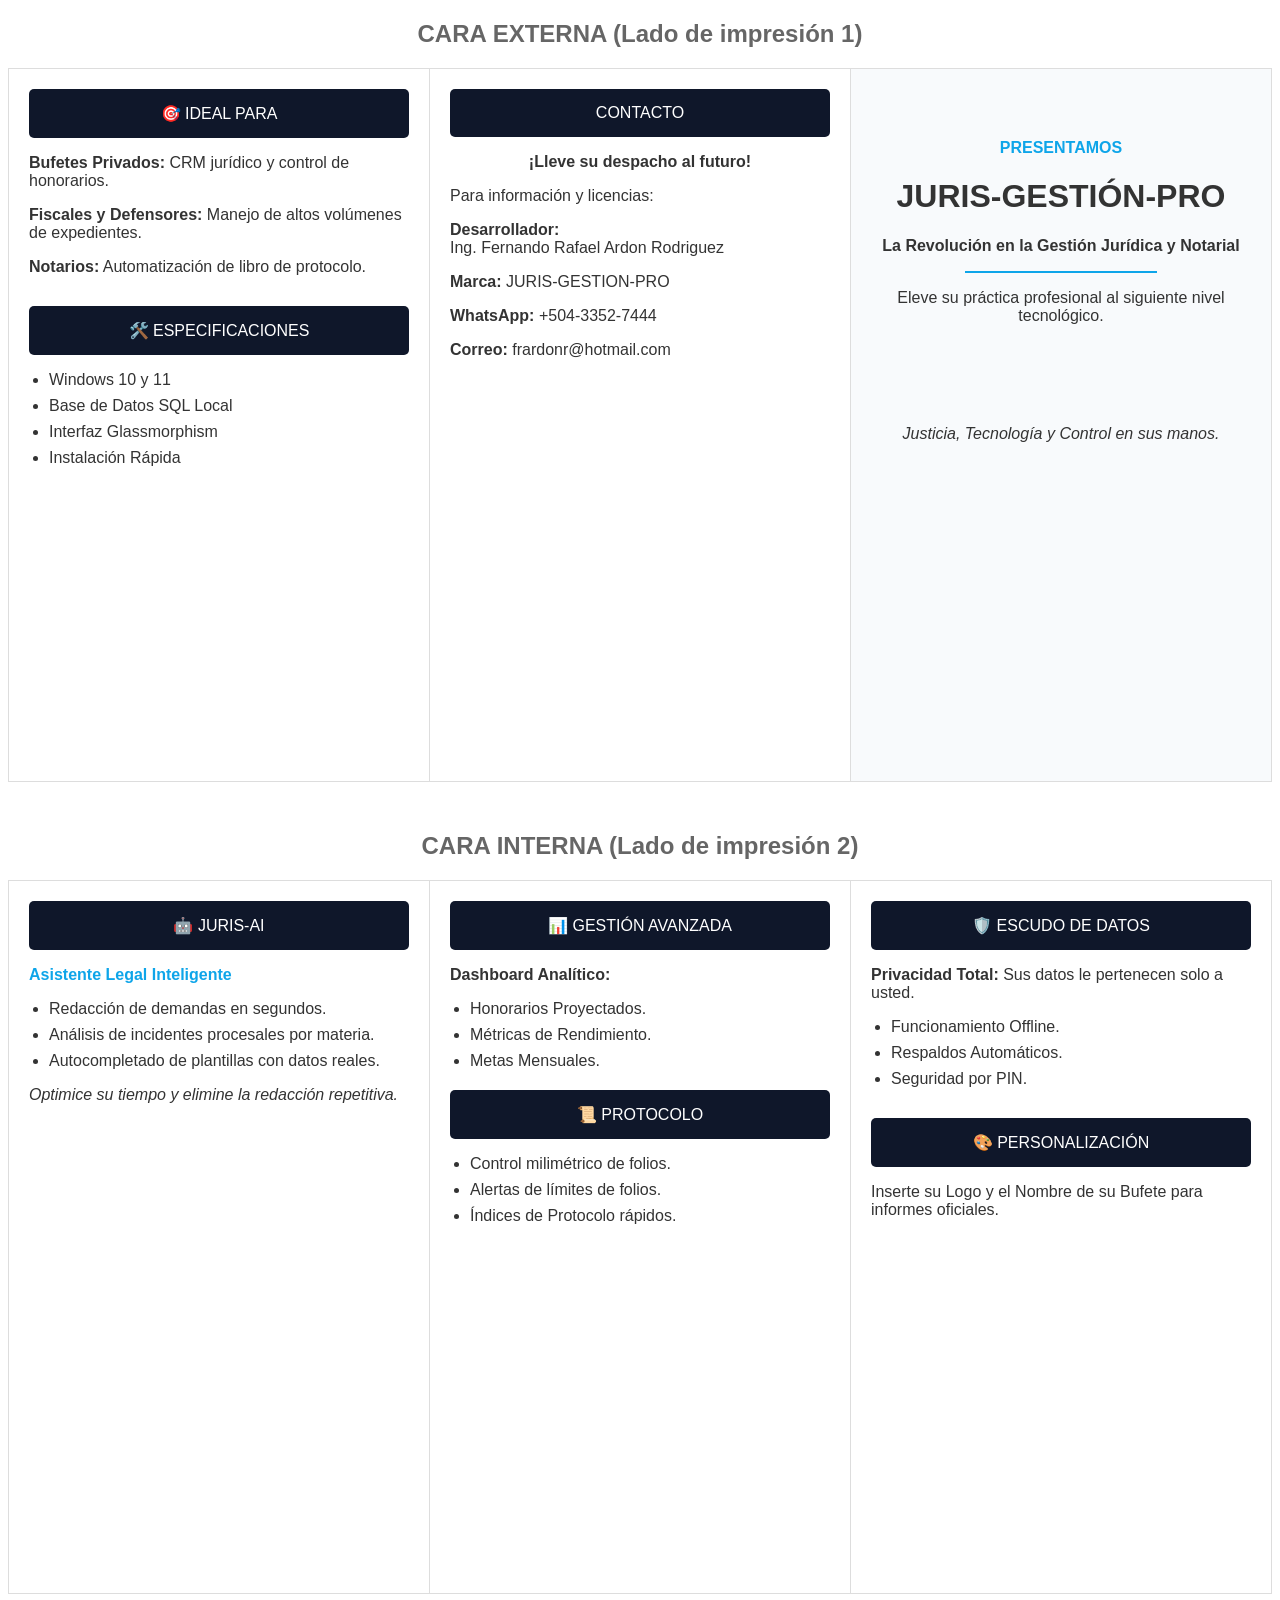
<file: triptico_para_word.html>
<!DOCTYPE html>
<html lang="es">
<head>
    <meta charset="UTF-8">
    <style>
        @page {
            size: landscape;
            margin: 0.5in;
        }
        body {
            font-family: 'Segoe UI', Tahoma, Geneva, Verdana, sans-serif;
            color: #333;
        }
        .page-break {
            page-break-after: always;
        }
        table {
            width: 100%;
            table-layout: fixed;
            border-collapse: collapse;
            border: none;
        }
        td {
            vertical-align: top;
            padding: 20px;
            border: 1px solid #ddd; /* Guía de corte/doblez */
            height: 7in; /* Aproximado para hoja carta */
        }
        .header-box {
            background-color: #0f172a;
            color: white;
            padding: 15px;
            text-align: center;
            border-radius: 5px;
            margin-bottom: 15px;
        }
        .title {
            font-size: 18pt;
            font-weight: bold;
            color: #0ea5e9;
        }
        .subtitle {
            font-size: 12pt;
            font-weight: bold;
            margin-top: 10px;
        }
        .highlight {
            color: #0ea5e9;
            font-weight: bold;
        }
        .footer {
            font-size: 9pt;
            color: #666;
            margin-top: 20px;
            border-top: 1px solid #eee;
            padding-top: 10px;
        }
        ul {
            padding-left: 20px;
        }
        li {
            margin-bottom: 8px;
        }
    </style>
</head>
<body>

    <!-- CARA EXTERNA -->
    <h2 style="text-align: center; color: #666;">CARA EXTERNA (Lado de impresión 1)</h2>
    <table>
        <tr>
            <!-- PANEL 3: SOLAPA INTERNA -->
            <td>
                <div class="header-box">🎯 IDEAL PARA</div>
                <p><b>Bufetes Privados:</b> CRM jurídico y control de honorarios.</p>
                <p><b>Fiscales y Defensores:</b> Manejo de altos volúmenes de expedientes.</p>
                <p><b>Notarios:</b> Automatización de libro de protocolo.</p>
                
                <div style="margin-top: 30px;">
                    <div class="header-box">🛠️ ESPECIFICACIONES</div>
                    <ul>
                        <li>Windows 10 y 11</li>
                        <li>Base de Datos SQL Local</li>
                        <li>Interfaz Glassmorphism</li>
                        <li>Instalación Rápida</li>
                    </ul>
                </div>
            </td>

            <!-- PANEL 2: CONTRAPORTADA -->
            <td>
                <div class="header-box">CONTACTO</div>
                <p style="text-align: center; font-weight: bold;">¡Lleve su despacho al futuro!</p>
                <p>Para información y licencias:</p>
                <p><b>Desarrollador:</b><br>Ing. Fernando Rafael Ardon Rodriguez</p>
                <p><b>Marca:</b> JURIS-GESTION-PRO</p>
                <p><b>WhatsApp:</b> +504-3352-7444</p>
                <p><b>Correo:</b> frardonr@hotmail.com</p>
            </td>

            <!-- PANEL 1: PORTADA -->
            <td style="background-color: #f8fafc;">
                <div style="text-align: center; margin-top: 50px;">
                    <p class="highlight">PRESENTAMOS</p>
                    <h1 style="font-size: 24pt;">JURIS-GESTIÓN-PRO</h1>
                    <p class="subtitle">La Revolución en la Gestión Jurídica y Notarial</p>
                    <hr style="width: 50%; border: 1px solid #0ea5e9;">
                    <p>Eleve su práctica profesional al siguiente nivel tecnológico.</p>
                    <p style="margin-top: 100px; font-style: italic;">Justicia, Tecnología y Control en sus manos.</p>
                </div>
            </td>
        </tr>
    </table>

    <div class="page-break"></div>

    <!-- CARA INTERNA -->
    <h2 style="text-align: center; color: #666; margin-top: 50px;">CARA INTERNA (Lado de impresión 2)</h2>
    <table>
        <tr>
            <!-- PANEL 4: INTERIOR IZQUIERDO -->
            <td>
                <div class="header-box">🤖 JURIS-AI</div>
                <p class="highlight">Asistente Legal Inteligente</p>
                <ul>
                    <li>Redacción de demandas en segundos.</li>
                    <li>Análisis de incidentes procesales por materia.</li>
                    <li>Autocompletado de plantillas con datos reales.</li>
                </ul>
                <p><i>Optimice su tiempo y elimine la redacción repetitiva.</i></p>
            </td>

            <!-- PANEL 5: INTERIOR CENTRAL -->
            <td>
                <div class="header-box">📊 GESTIÓN AVANZADA</div>
                <p><b>Dashboard Analítico:</b></p>
                <ul>
                    <li>Honorarios Proyectados.</li>
                    <li>Métricas de Rendimiento.</li>
                    <li>Metas Mensuales.</li>
                </ul>
                <div class="header-box" style="margin-top: 20px;">📜 PROTOCOLO</div>
                <ul>
                    <li>Control milimétrico de folios.</li>
                    <li>Alertas de límites de folios.</li>
                    <li>Índices de Protocolo rápidos.</li>
                </ul>
            </td>

            <!-- PANEL 6: INTERIOR DERECHO -->
            <td>
                <div class="header-box">🛡️ ESCUDO DE DATOS</div>
                <p><b>Privacidad Total:</b> Sus datos le pertenecen solo a usted.</p>
                <ul>
                    <li>Funcionamiento Offline.</li>
                    <li>Respaldos Automáticos.</li>
                    <li>Seguridad por PIN.</li>
                </ul>
                
                <div style="margin-top: 30px;">
                    <div class="header-box">🎨 PERSONALIZACIÓN</div>
                    <p>Inserte su Logo y el Nombre de su Bufete para informes oficiales.</p>
                </div>
            </td>
        </tr>
    </table>

</body>
</html>
</file>
<file: assets/css/styles.css>
/* ============================================================
   JURIS-GESTIÓN-PRO — Subsitio GitHub Pages
   Marca: SEDCAF | Fer Ardón | 2026
   Paleta: Azul Judicial + Verde SEDCAF
   Actualizado: 2026-07-06
   ============================================================ */

/* ── Google Fonts ────────────────────────────────────────── */
@import url('https://fonts.googleapis.com/css2?family=Inter:wght@300;400;500;600;700;800&family=Outfit:wght@400;600;700;800&display=swap');

/* ── Reset & Base ────────────────────────────────────────── */
*, *::before, *::after { box-sizing: border-box; margin: 0; padding: 0; }

:root {
  --bg:          #0b1220;
  --bg-card:     #111d30;
  --bg-panel:    #162035;
  --border:      #1e3050;
  --accent:      #0067C0;
  --accent-h:    #0078D4;
  --accent-glow: rgba(0,103,192,0.25);
  --green:       #4a9e5c;
  --green-h:     #3d8a4e;
  --text:        #e8edf5;
  --text-muted:  #6b8aad;
  --text-dim:    #3d5470;
  --white:       #ffffff;
  --gold:        #f0b429;
  --radius:      12px;
  --shadow:      0 8px 32px rgba(0,0,0,0.4);
  --font-main:   'Inter', sans-serif;
  --font-display:'Outfit', sans-serif;
}

html { scroll-behavior: smooth; }

body {
  font-family: var(--font-main);
  background: var(--bg);
  color: var(--text);
  line-height: 1.65;
  font-size: 16px;
}

a { color: var(--accent-h); text-decoration: none; transition: color .2s; }
a:hover { color: var(--white); }

img { display: block; max-width: 100%; }

/* ── Navbar ──────────────────────────────────────────────── */
.navbar {
  position: fixed;
  top: 0; left: 0; right: 0;
  z-index: 1000;
  background: rgba(11,18,32,0.92);
  backdrop-filter: blur(12px);
  border-bottom: 1px solid var(--border);
  padding: 0 2rem;
  display: flex;
  align-items: center;
  justify-content: space-between;
  height: 64px;
}

.navbar-brand {
  display: flex;
  align-items: center;
  gap: .75rem;
  font-family: var(--font-display);
  font-weight: 700;
  font-size: 1.1rem;
  color: var(--white);
}

.navbar-brand .badge-sedcaf {
  font-size: .65rem;
  background: var(--green);
  color: var(--white);
  padding: 2px 8px;
  border-radius: 20px;
  font-weight: 600;
  letter-spacing: .05em;
}

.navbar-links {
  display: flex;
  align-items: center;
  gap: 1.75rem;
  list-style: none;
}

.navbar-links a {
  font-size: .875rem;
  font-weight: 500;
  color: var(--text-muted);
  transition: color .2s;
}

.navbar-links a:hover { color: var(--white); }

.navbar-links .btn-nav {
  background: var(--accent);
  color: var(--white) !important;
  padding: .45rem 1.2rem;
  border-radius: 6px;
  font-weight: 600;
  transition: background .2s, transform .1s;
}
.navbar-links .btn-nav:hover {
  background: var(--accent-h);
  transform: translateY(-1px);
}

/* ── Hero ────────────────────────────────────────────────── */
.hero {
  min-height: 100vh;
  display: flex;
  align-items: center;
  justify-content: center;
  text-align: center;
  padding: 8rem 2rem 5rem;
  background:
    radial-gradient(ellipse 80% 60% at 50% 0%, rgba(0,103,192,0.18) 0%, transparent 70%),
    radial-gradient(ellipse 50% 40% at 80% 80%, rgba(74,158,92,0.08) 0%, transparent 60%),
    var(--bg);
  position: relative;
  overflow: hidden;
}

.hero::before {
  content: '⚖️';
  position: absolute;
  font-size: 22rem;
  opacity: .025;
  top: 50%;
  left: 50%;
  transform: translate(-50%, -52%);
  pointer-events: none;
  user-select: none;
}

.hero-content { max-width: 780px; }

.hero-badge {
  display: inline-flex;
  align-items: center;
  gap: .5rem;
  background: rgba(0,103,192,0.15);
  border: 1px solid rgba(0,103,192,0.35);
  color: #60aee8;
  font-size: .8rem;
  font-weight: 600;
  padding: .4rem 1rem;
  border-radius: 20px;
  margin-bottom: 1.75rem;
  letter-spacing: .06em;
  text-transform: uppercase;
}

.hero h1 {
  font-family: var(--font-display);
  font-size: clamp(2.4rem, 6vw, 4rem);
  font-weight: 800;
  line-height: 1.1;
  color: var(--white);
  margin-bottom: 1.25rem;
}

.hero h1 span {
  background: linear-gradient(135deg, #60aee8, #0067C0);
  -webkit-background-clip: text;
  -webkit-text-fill-color: transparent;
  background-clip: text;
}

.hero-sub {
  font-size: 1.15rem;
  color: var(--text-muted);
  max-width: 560px;
  margin: 0 auto 2.5rem;
  line-height: 1.7;
}

.hero-actions {
  display: flex;
  gap: 1rem;
  justify-content: center;
  flex-wrap: wrap;
}

.btn-primary {
  display: inline-flex;
  align-items: center;
  gap: .5rem;
  background: var(--accent);
  color: var(--white);
  padding: .85rem 2rem;
  border-radius: 8px;
  font-weight: 700;
  font-size: .95rem;
  transition: background .2s, transform .15s, box-shadow .2s;
  box-shadow: 0 4px 20px var(--accent-glow);
}
.btn-primary:hover {
  background: var(--accent-h);
  transform: translateY(-2px);
  box-shadow: 0 8px 28px var(--accent-glow);
  color: var(--white);
}

.btn-secondary {
  display: inline-flex;
  align-items: center;
  gap: .5rem;
  background: transparent;
  color: var(--text-muted);
  padding: .85rem 2rem;
  border-radius: 8px;
  font-weight: 600;
  font-size: .95rem;
  border: 1px solid var(--border);
  transition: border-color .2s, color .2s, transform .15s;
}
.btn-secondary:hover {
  border-color: var(--accent);
  color: var(--white);
  transform: translateY(-2px);
}

/* Hero mockup image */
.hero-mockup {
  margin-top: 3rem;
  width: 100%;
  max-width: 860px;
  margin-left: auto;
  margin-right: auto;
  border-radius: 16px;
  overflow: hidden;
  box-shadow: 0 24px 64px rgba(0,0,0,.55);
  border: 1px solid var(--border);
}
.hero-mockup img {
  width: 100%;
  height: auto;
  display: block;
}

.hero-stats {
  margin-top: 3.5rem;
  display: flex;
  justify-content: center;
  gap: 3rem;
  flex-wrap: wrap;
}

.hero-stats .stat { text-align: center; }
.hero-stats .stat-num {
  font-family: var(--font-display);
  font-size: 2rem;
  font-weight: 800;
  color: var(--white);
}
.hero-stats .stat-num span { color: var(--accent-h); }
.hero-stats .stat-lbl {
  font-size: .8rem;
  color: var(--text-muted);
  text-transform: uppercase;
  letter-spacing: .08em;
}

/* ── Sections ────────────────────────────────────────────── */
section { padding: 5.5rem 2rem; }

.container { max-width: 1100px; margin: 0 auto; }

.section-label {
  display: inline-block;
  font-size: .75rem;
  font-weight: 700;
  letter-spacing: .1em;
  text-transform: uppercase;
  color: var(--accent-h);
  margin-bottom: .75rem;
}

.section-title {
  font-family: var(--font-display);
  font-size: clamp(1.8rem, 4vw, 2.6rem);
  font-weight: 700;
  color: var(--white);
  margin-bottom: 1rem;
  line-height: 1.2;
}

.section-sub {
  color: var(--text-muted);
  font-size: 1.05rem;
  max-width: 560px;
  line-height: 1.7;
}

/* ── Módulos ─────────────────────────────────────────────── */
#modulos { background: var(--bg-panel); }

.modulos-grid {
  display: grid;
  grid-template-columns: repeat(auto-fit, minmax(300px, 1fr));
  gap: 1.5rem;
  margin-top: 3rem;
}

.modulo-card {
  background: var(--bg-card);
  border: 1px solid var(--border);
  border-radius: var(--radius);
  padding: 1.75rem;
  transition: border-color .25s, transform .2s, box-shadow .25s;
  position: relative;
  overflow: hidden;
}

.modulo-card::before {
  content: '';
  position: absolute;
  top: 0; left: 0; right: 0;
  height: 3px;
  background: linear-gradient(90deg, var(--accent), transparent);
  opacity: 0;
  transition: opacity .25s;
}

.modulo-card:hover {
  border-color: var(--accent);
  transform: translateY(-4px);
  box-shadow: var(--shadow);
}
.modulo-card:hover::before { opacity: 1; }

.modulo-icon {
  font-size: 2rem;
  margin-bottom: 1rem;
}

.modulo-card h3 {
  font-family: var(--font-display);
  font-size: 1.1rem;
  font-weight: 700;
  color: var(--white);
  margin-bottom: .5rem;
}

.modulo-card p {
  font-size: .9rem;
  color: var(--text-muted);
  line-height: 1.6;
}

.modulo-tags {
  margin-top: 1rem;
  display: flex;
  flex-wrap: wrap;
  gap: .4rem;
}

.modulo-tag {
  font-size: .72rem;
  background: rgba(0,103,192,0.12);
  color: #60aee8;
  border: 1px solid rgba(0,103,192,0.25);
  padding: 2px 8px;
  border-radius: 4px;
  font-weight: 500;
}

/* ── Características ─────────────────────────────────────── */
.features-grid {
  display: grid;
  grid-template-columns: repeat(auto-fit, minmax(220px, 1fr));
  gap: 1.25rem;
  margin-top: 3rem;
}

.feature-item {
  display: flex;
  align-items: flex-start;
  gap: 1rem;
  padding: 1.25rem;
  background: var(--bg-panel);
  border: 1px solid var(--border);
  border-radius: 10px;
  transition: border-color .2s;
}
.feature-item:hover { border-color: var(--accent); }

.feature-icon {
  font-size: 1.4rem;
  flex-shrink: 0;
  margin-top: .1rem;
}

.feature-item h4 {
  font-size: .95rem;
  font-weight: 600;
  color: var(--white);
  margin-bottom: .25rem;
}
.feature-item p {
  font-size: .82rem;
  color: var(--text-muted);
  line-height: 1.5;
}

/* ── Licencias ───────────────────────────────────────────── */
#licencias { background: var(--bg-panel); }

.licencias-grid {
  display: grid;
  grid-template-columns: repeat(auto-fit, minmax(200px, 1fr));
  gap: 1.25rem;
  margin-top: 3rem;
}

.licencia-card {
  background: var(--bg-card);
  border: 1px solid var(--border);
  border-radius: var(--radius);
  padding: 1.75rem 1.5rem;
  text-align: center;
  transition: border-color .25s, transform .2s;
}

.licencia-card.destacado {
  border-color: var(--accent);
  position: relative;
}

.licencia-card.destacado::before {
  content: '⭐ Más popular';
  position: absolute;
  top: -12px;
  left: 50%;
  transform: translateX(-50%);
  background: var(--accent);
  color: var(--white);
  font-size: .7rem;
  font-weight: 700;
  padding: 3px 14px;
  border-radius: 20px;
  white-space: nowrap;
}

.licencia-card:hover {
  border-color: var(--accent);
  transform: translateY(-3px);
}

.lic-periodo {
  font-size: .8rem;
  color: var(--text-muted);
  text-transform: uppercase;
  letter-spacing: .08em;
  font-weight: 600;
  margin-bottom: .5rem;
}

.lic-icono { font-size: 2.2rem; margin-bottom: .75rem; }

.lic-nombre {
  font-family: var(--font-display);
  font-size: 1.2rem;
  font-weight: 700;
  color: var(--white);
  margin-bottom: .5rem;
}

.lic-desc {
  font-size: .85rem;
  color: var(--text-muted);
  line-height: 1.5;
}

.lic-precio {
  font-family: var(--font-display);
  font-size: 1.75rem;
  font-weight: 800;
  color: var(--accent);
  margin: .85rem 0 .25rem;
  letter-spacing: -.02em;
}

.lic-precio.gratis {
  color: #4a9e5c;
}

.lic-usd {
  font-size: .78rem;
  color: var(--text-muted);
  margin-bottom: .6rem;
}

.btn-pay {
  display: inline-flex;
  align-items: center;
  justify-content: center;
  gap: .5rem;
  width: 100%;
  margin-top: .85rem;
  background: linear-gradient(135deg, #25D366 0%, #1aa650 100%);
  color: #ffffff;
  padding: .7rem 1rem;
  border-radius: 8px;
  font-weight: 700;
  font-size: .85rem;
  box-shadow: 0 4px 16px rgba(37, 211, 102, 0.35);
  transition: transform .15s, box-shadow .2s;
}

.btn-pay:hover {
  transform: translateY(-2px);
  box-shadow: 0 6px 22px rgba(37, 211, 102, 0.5);
  color: #ffffff;
}

/* ── Descarga ────────────────────────────────────────────── */
.download-box {
  background: linear-gradient(135deg, rgba(0,103,192,0.15) 0%, rgba(74,158,92,0.08) 100%);
  border: 1px solid rgba(0,103,192,0.35);
  border-radius: 16px;
  padding: 3rem 2.5rem;
  text-align: center;
  margin-top: 3rem;
}

.download-box h3 {
  font-family: var(--font-display);
  font-size: 1.7rem;
  font-weight: 800;
  color: var(--white);
  margin-bottom: .75rem;
}

.download-box p {
  color: var(--text-muted);
  margin-bottom: 2rem;
  font-size: 1rem;
}

.download-meta {
  display: flex;
  justify-content: center;
  gap: 2rem;
  flex-wrap: wrap;
  margin-top: 1.5rem;
}

.download-meta span {
  font-size: .82rem;
  color: var(--text-muted);
  display: flex;
  align-items: center;
  gap: .35rem;
}

/* ── Contacto ────────────────────────────────────────────── */
.contacto-box {
  background: var(--bg-panel);
  border: 1px solid var(--border);
  border-radius: var(--radius);
  padding: 2.5rem;
  display: flex;
  align-items: center;
  justify-content: space-between;
  gap: 2rem;
  flex-wrap: wrap;
  margin-top: 3rem;
}

.contacto-box h3 {
  font-family: var(--font-display);
  font-size: 1.3rem;
  font-weight: 700;
  color: var(--white);
  margin-bottom: .4rem;
}

.contacto-box p { font-size: .9rem; color: var(--text-muted); }

.contacto-box a.btn-green {
  display: inline-flex;
  align-items: center;
  gap: .5rem;
  background: var(--green);
  color: var(--white);
  padding: .8rem 1.8rem;
  border-radius: 8px;
  font-weight: 700;
  font-size: .9rem;
  white-space: nowrap;
  transition: background .2s, transform .15s;
}
.contacto-box a.btn-green:hover {
  background: var(--green-h);
  transform: translateY(-2px);
  color: var(--white);
}

/* ── Footer ──────────────────────────────────────────────── */
footer {
  background: #070d18;
  border-top: 1px solid var(--border);
  padding: 3rem 2rem;
}

.footer-inner {
  max-width: 1100px;
  margin: 0 auto;
  display: grid;
  grid-template-columns: 2fr 1fr 1fr;
  gap: 3rem;
}

.footer-brand h4 {
  font-family: var(--font-display);
  font-size: 1.15rem;
  font-weight: 700;
  color: var(--white);
  margin-bottom: .5rem;
}

.footer-brand p {
  font-size: .85rem;
  color: var(--text-muted);
  line-height: 1.6;
  max-width: 300px;
}

.footer-col h5 {
  font-size: .8rem;
  font-weight: 700;
  text-transform: uppercase;
  letter-spacing: .08em;
  color: var(--text-dim);
  margin-bottom: 1rem;
}

.footer-col ul { list-style: none; }
.footer-col ul li { margin-bottom: .5rem; }
.footer-col ul li a {
  font-size: .875rem;
  color: var(--text-muted);
  transition: color .2s;
}
.footer-col ul li a:hover { color: var(--white); }

.footer-bottom {
  max-width: 1100px;
  margin: 2rem auto 0;
  padding-top: 1.5rem;
  border-top: 1px solid var(--border);
  display: flex;
  justify-content: space-between;
  align-items: center;
  flex-wrap: wrap;
  gap: 1rem;
}

.footer-bottom p {
  font-size: .8rem;
  color: var(--text-dim);
}

/* ── Responsive ──────────────────────────────────────────── */
@media (max-width: 768px) {
  .navbar-links { display: none; }

  .hero { padding: 7rem 1.5rem 4rem; }
  .hero h1 { font-size: 2.2rem; }

  section { padding: 4rem 1.5rem; }

  .footer-inner { grid-template-columns: 1fr; gap: 2rem; }
  .footer-bottom { flex-direction: column; text-align: center; }

  .contacto-box { flex-direction: column; text-align: center; }

  .hero-stats { gap: 2rem; }
}

@media (max-width: 480px) {
  .hero-actions { flex-direction: column; align-items: center; }
  .btn-primary, .btn-secondary { width: 100%; justify-content: center; }
}

/* ── BOTÓN FLOTANTE WHATSAPP ─────────────────────────────── */
.wa-float-btn {
  position: fixed;
  bottom: 24px;
  right: 24px;
  width: 60px;
  height: 60px;
  background: #25D366;
  border-radius: 50%;
  display: flex;
  align-items: center;
  justify-content: center;
  box-shadow: 0 4px 16px rgba(0,0,0,0.35);
  z-index: 9999;
  text-decoration: none;
  transition: transform 0.2s ease, box-shadow 0.2s ease;
}
.wa-float-btn:hover { transform: scale(1.08); box-shadow: 0 6px 24px rgba(37,211,102,0.5); }
@media (max-width: 600px) {
  .wa-float-btn { width: 52px; height: 52px; bottom: 16px; right: 16px; }
  .wa-float-btn svg { width: 24px; height: 24px; }
}
</file>
<file: docs/assets/css/styles.css>
/* ============================================================
   JURIS-GESTIÓN-PRO — Subsitio GitHub Pages
   Marca: SEDCAF | Fer Ardón | 2026
   Paleta: Azul Judicial + Verde SEDCAF
   ============================================================ */

/* ── Google Fonts ────────────────────────────────────────── */
@import url('https://fonts.googleapis.com/css2?family=Inter:wght@300;400;500;600;700;800&family=Outfit:wght@400;600;700;800&display=swap');

/* ── Reset & Base ────────────────────────────────────────── */
*, *::before, *::after { box-sizing: border-box; margin: 0; padding: 0; }

:root {
  --bg:          #0b1220;
  --bg-card:     #111d30;
  --bg-panel:    #162035;
  --border:      #1e3050;
  --accent:      #0067C0;
  --accent-h:    #0078D4;
  --accent-glow: rgba(0,103,192,0.25);
  --green:       #4a9e5c;
  --green-h:     #3d8a4e;
  --text:        #e8edf5;
  --text-muted:  #6b8aad;
  --text-dim:    #3d5470;
  --white:       #ffffff;
  --gold:        #f0b429;
  --radius:      12px;
  --shadow:      0 8px 32px rgba(0,0,0,0.4);
  --font-main:   'Inter', sans-serif;
  --font-display:'Outfit', sans-serif;
}

html { scroll-behavior: smooth; }

body {
  font-family: var(--font-main);
  background: var(--bg);
  color: var(--text);
  line-height: 1.65;
  font-size: 16px;
}

a { color: var(--accent-h); text-decoration: none; transition: color .2s; }
a:hover { color: var(--white); }

img { display: block; max-width: 100%; }

/* ── Navbar ──────────────────────────────────────────────── */
.navbar {
  position: fixed;
  top: 0; left: 0; right: 0;
  z-index: 1000;
  background: rgba(11,18,32,0.92);
  backdrop-filter: blur(12px);
  border-bottom: 1px solid var(--border);
  padding: 0 2rem;
  display: flex;
  align-items: center;
  justify-content: space-between;
  height: 64px;
}

.navbar-brand {
  display: flex;
  align-items: center;
  gap: .75rem;
  font-family: var(--font-display);
  font-weight: 700;
  font-size: 1.1rem;
  color: var(--white);
}

.navbar-brand .badge-sedcaf {
  font-size: .65rem;
  background: var(--green);
  color: var(--white);
  padding: 2px 8px;
  border-radius: 20px;
  font-weight: 600;
  letter-spacing: .05em;
}

.navbar-links {
  display: flex;
  align-items: center;
  gap: 1.75rem;
  list-style: none;
}

.navbar-links a {
  font-size: .875rem;
  font-weight: 500;
  color: var(--text-muted);
  transition: color .2s;
}

.navbar-links a:hover { color: var(--white); }

.navbar-links .btn-nav {
  background: var(--accent);
  color: var(--white) !important;
  padding: .45rem 1.2rem;
  border-radius: 6px;
  font-weight: 600;
  transition: background .2s, transform .1s;
}
.navbar-links .btn-nav:hover {
  background: var(--accent-h);
  transform: translateY(-1px);
}

/* ── Hero ────────────────────────────────────────────────── */
.hero {
  min-height: 100vh;
  display: flex;
  align-items: center;
  justify-content: center;
  text-align: center;
  padding: 8rem 2rem 5rem;
  background:
    radial-gradient(ellipse 80% 60% at 50% 0%, rgba(0,103,192,0.18) 0%, transparent 70%),
    radial-gradient(ellipse 50% 40% at 80% 80%, rgba(74,158,92,0.08) 0%, transparent 60%),
    var(--bg);
  position: relative;
  overflow: hidden;
}

.hero::before {
  content: '⚖️';
  position: absolute;
  font-size: 22rem;
  opacity: .025;
  top: 50%;
  left: 50%;
  transform: translate(-50%, -52%);
  pointer-events: none;
  user-select: none;
}

.hero-content { max-width: 780px; }

.hero-badge {
  display: inline-flex;
  align-items: center;
  gap: .5rem;
  background: rgba(0,103,192,0.15);
  border: 1px solid rgba(0,103,192,0.35);
  color: #60aee8;
  font-size: .8rem;
  font-weight: 600;
  padding: .4rem 1rem;
  border-radius: 20px;
  margin-bottom: 1.75rem;
  letter-spacing: .06em;
  text-transform: uppercase;
}

.hero h1 {
  font-family: var(--font-display);
  font-size: clamp(2.4rem, 6vw, 4rem);
  font-weight: 800;
  line-height: 1.1;
  color: var(--white);
  margin-bottom: 1.25rem;
}

.hero h1 span {
  background: linear-gradient(135deg, #60aee8, #0067C0);
  -webkit-background-clip: text;
  -webkit-text-fill-color: transparent;
  background-clip: text;
}

.hero-sub {
  font-size: 1.15rem;
  color: var(--text-muted);
  max-width: 560px;
  margin: 0 auto 2.5rem;
  line-height: 1.7;
}

.hero-actions {
  display: flex;
  gap: 1rem;
  justify-content: center;
  flex-wrap: wrap;
}

.btn-primary {
  display: inline-flex;
  align-items: center;
  gap: .5rem;
  background: var(--accent);
  color: var(--white);
  padding: .85rem 2rem;
  border-radius: 8px;
  font-weight: 700;
  font-size: .95rem;
  transition: background .2s, transform .15s, box-shadow .2s;
  box-shadow: 0 4px 20px var(--accent-glow);
}
.btn-primary:hover {
  background: var(--accent-h);
  transform: translateY(-2px);
  box-shadow: 0 8px 28px var(--accent-glow);
  color: var(--white);
}

.btn-secondary {
  display: inline-flex;
  align-items: center;
  gap: .5rem;
  background: transparent;
  color: var(--text-muted);
  padding: .85rem 2rem;
  border-radius: 8px;
  font-weight: 600;
  font-size: .95rem;
  border: 1px solid var(--border);
  transition: border-color .2s, color .2s, transform .15s;
}
.btn-secondary:hover {
  border-color: var(--accent);
  color: var(--white);
  transform: translateY(-2px);
}

.hero-stats {
  margin-top: 3.5rem;
  display: flex;
  justify-content: center;
  gap: 3rem;
  flex-wrap: wrap;
}

.hero-stats .stat { text-align: center; }
.hero-stats .stat-num {
  font-family: var(--font-display);
  font-size: 2rem;
  font-weight: 800;
  color: var(--white);
}
.hero-stats .stat-num span { color: var(--accent-h); }
.hero-stats .stat-lbl {
  font-size: .8rem;
  color: var(--text-muted);
  text-transform: uppercase;
  letter-spacing: .08em;
}

/* ── Sections ────────────────────────────────────────────── */
section { padding: 5.5rem 2rem; }

.container { max-width: 1100px; margin: 0 auto; }

.section-label {
  display: inline-block;
  font-size: .75rem;
  font-weight: 700;
  letter-spacing: .1em;
  text-transform: uppercase;
  color: var(--accent-h);
  margin-bottom: .75rem;
}

.section-title {
  font-family: var(--font-display);
  font-size: clamp(1.8rem, 4vw, 2.6rem);
  font-weight: 700;
  color: var(--white);
  margin-bottom: 1rem;
  line-height: 1.2;
}

.section-sub {
  color: var(--text-muted);
  font-size: 1.05rem;
  max-width: 560px;
  line-height: 1.7;
}

/* ── Módulos ─────────────────────────────────────────────── */
#modulos { background: var(--bg-panel); }

.modulos-grid {
  display: grid;
  grid-template-columns: repeat(auto-fit, minmax(300px, 1fr));
  gap: 1.5rem;
  margin-top: 3rem;
}

.modulo-card {
  background: var(--bg-card);
  border: 1px solid var(--border);
  border-radius: var(--radius);
  padding: 1.75rem;
  transition: border-color .25s, transform .2s, box-shadow .25s;
  position: relative;
  overflow: hidden;
}

.modulo-card::before {
  content: '';
  position: absolute;
  top: 0; left: 0; right: 0;
  height: 3px;
  background: linear-gradient(90deg, var(--accent), transparent);
  opacity: 0;
  transition: opacity .25s;
}

.modulo-card:hover {
  border-color: var(--accent);
  transform: translateY(-4px);
  box-shadow: var(--shadow);
}
.modulo-card:hover::before { opacity: 1; }

.modulo-icon {
  font-size: 2rem;
  margin-bottom: 1rem;
}

.modulo-card h3 {
  font-family: var(--font-display);
  font-size: 1.1rem;
  font-weight: 700;
  color: var(--white);
  margin-bottom: .5rem;
}

.modulo-card p {
  font-size: .9rem;
  color: var(--text-muted);
  line-height: 1.6;
}

.modulo-tags {
  margin-top: 1rem;
  display: flex;
  flex-wrap: wrap;
  gap: .4rem;
}

.modulo-tag {
  font-size: .72rem;
  background: rgba(0,103,192,0.12);
  color: #60aee8;
  border: 1px solid rgba(0,103,192,0.25);
  padding: 2px 8px;
  border-radius: 4px;
  font-weight: 500;
}

/* ── Características ─────────────────────────────────────── */
.features-grid {
  display: grid;
  grid-template-columns: repeat(auto-fit, minmax(220px, 1fr));
  gap: 1.25rem;
  margin-top: 3rem;
}

.feature-item {
  display: flex;
  align-items: flex-start;
  gap: 1rem;
  padding: 1.25rem;
  background: var(--bg-panel);
  border: 1px solid var(--border);
  border-radius: 10px;
  transition: border-color .2s;
}
.feature-item:hover { border-color: var(--accent); }

.feature-icon {
  font-size: 1.4rem;
  flex-shrink: 0;
  margin-top: .1rem;
}

.feature-item h4 {
  font-size: .95rem;
  font-weight: 600;
  color: var(--white);
  margin-bottom: .25rem;
}
.feature-item p {
  font-size: .82rem;
  color: var(--text-muted);
  line-height: 1.5;
}

/* ── Licencias ───────────────────────────────────────────── */
#licencias { background: var(--bg-panel); }

.licencias-grid {
  display: grid;
  grid-template-columns: repeat(auto-fit, minmax(200px, 1fr));
  gap: 1.25rem;
  margin-top: 3rem;
}

.licencia-card {
  background: var(--bg-card);
  border: 1px solid var(--border);
  border-radius: var(--radius);
  padding: 1.75rem 1.5rem;
  text-align: center;
  transition: border-color .25s, transform .2s;
}

.licencia-card.destacado {
  border-color: var(--accent);
  position: relative;
}

.licencia-card.destacado::before {
  content: '⭐ Más popular';
  position: absolute;
  top: -12px;
  left: 50%;
  transform: translateX(-50%);
  background: var(--accent);
  color: var(--white);
  font-size: .7rem;
  font-weight: 700;
  padding: 3px 14px;
  border-radius: 20px;
  white-space: nowrap;
}

.licencia-card:hover {
  border-color: var(--accent);
  transform: translateY(-3px);
}

.lic-periodo {
  font-size: .8rem;
  color: var(--text-muted);
  text-transform: uppercase;
  letter-spacing: .08em;
  font-weight: 600;
  margin-bottom: .5rem;
}

.lic-icono { font-size: 2.2rem; margin-bottom: .75rem; }

.lic-nombre {
  font-family: var(--font-display);
  font-size: 1.2rem;
  font-weight: 700;
  color: var(--white);
  margin-bottom: .5rem;
}

.lic-desc {
  font-size: .85rem;
  color: var(--text-muted);
  line-height: 1.5;
}

/* ── Descarga ────────────────────────────────────────────── */
.download-box {
  background: linear-gradient(135deg, rgba(0,103,192,0.15) 0%, rgba(74,158,92,0.08) 100%);
  border: 1px solid rgba(0,103,192,0.35);
  border-radius: 16px;
  padding: 3rem 2.5rem;
  text-align: center;
  margin-top: 3rem;
}

.download-box h3 {
  font-family: var(--font-display);
  font-size: 1.7rem;
  font-weight: 800;
  color: var(--white);
  margin-bottom: .75rem;
}

.download-box p {
  color: var(--text-muted);
  margin-bottom: 2rem;
  font-size: 1rem;
}

.download-meta {
  display: flex;
  justify-content: center;
  gap: 2rem;
  flex-wrap: wrap;
  margin-top: 1.5rem;
}

.download-meta span {
  font-size: .82rem;
  color: var(--text-muted);
  display: flex;
  align-items: center;
  gap: .35rem;
}

/* ── Contacto ────────────────────────────────────────────── */
.contacto-box {
  background: var(--bg-panel);
  border: 1px solid var(--border);
  border-radius: var(--radius);
  padding: 2.5rem;
  display: flex;
  align-items: center;
  justify-content: space-between;
  gap: 2rem;
  flex-wrap: wrap;
  margin-top: 3rem;
}

.contacto-box h3 {
  font-family: var(--font-display);
  font-size: 1.3rem;
  font-weight: 700;
  color: var(--white);
  margin-bottom: .4rem;
}

.contacto-box p { font-size: .9rem; color: var(--text-muted); }

.contacto-box a.btn-green {
  display: inline-flex;
  align-items: center;
  gap: .5rem;
  background: var(--green);
  color: var(--white);
  padding: .8rem 1.8rem;
  border-radius: 8px;
  font-weight: 700;
  font-size: .9rem;
  white-space: nowrap;
  transition: background .2s, transform .15s;
}
.contacto-box a.btn-green:hover {
  background: var(--green-h);
  transform: translateY(-2px);
  color: var(--white);
}

/* ── Footer ──────────────────────────────────────────────── */
footer {
  background: #070d18;
  border-top: 1px solid var(--border);
  padding: 3rem 2rem;
}

.footer-inner {
  max-width: 1100px;
  margin: 0 auto;
  display: grid;
  grid-template-columns: 2fr 1fr 1fr;
  gap: 3rem;
}

.footer-brand h4 {
  font-family: var(--font-display);
  font-size: 1.15rem;
  font-weight: 700;
  color: var(--white);
  margin-bottom: .5rem;
}

.footer-brand p {
  font-size: .85rem;
  color: var(--text-muted);
  line-height: 1.6;
  max-width: 300px;
}

.footer-col h5 {
  font-size: .8rem;
  font-weight: 700;
  text-transform: uppercase;
  letter-spacing: .08em;
  color: var(--text-dim);
  margin-bottom: 1rem;
}

.footer-col ul { list-style: none; }
.footer-col ul li { margin-bottom: .5rem; }
.footer-col ul li a {
  font-size: .875rem;
  color: var(--text-muted);
  transition: color .2s;
}
.footer-col ul li a:hover { color: var(--white); }

.footer-bottom {
  max-width: 1100px;
  margin: 2rem auto 0;
  padding-top: 1.5rem;
  border-top: 1px solid var(--border);
  display: flex;
  justify-content: space-between;
  align-items: center;
  flex-wrap: wrap;
  gap: 1rem;
}

.footer-bottom p {
  font-size: .8rem;
  color: var(--text-dim);
}

/* ── Responsive ──────────────────────────────────────────── */
@media (max-width: 768px) {
  .navbar-links { display: none; }

  .hero { padding: 7rem 1.5rem 4rem; }
  .hero h1 { font-size: 2.2rem; }

  section { padding: 4rem 1.5rem; }

  .footer-inner { grid-template-columns: 1fr; gap: 2rem; }
  .footer-bottom { flex-direction: column; text-align: center; }

  .contacto-box { flex-direction: column; text-align: center; }

  .hero-stats { gap: 2rem; }
}

@media (max-width: 480px) {
  .hero-actions { flex-direction: column; align-items: center; }
  .btn-primary, .btn-secondary { width: 100%; justify-content: center; }
}
</file>
